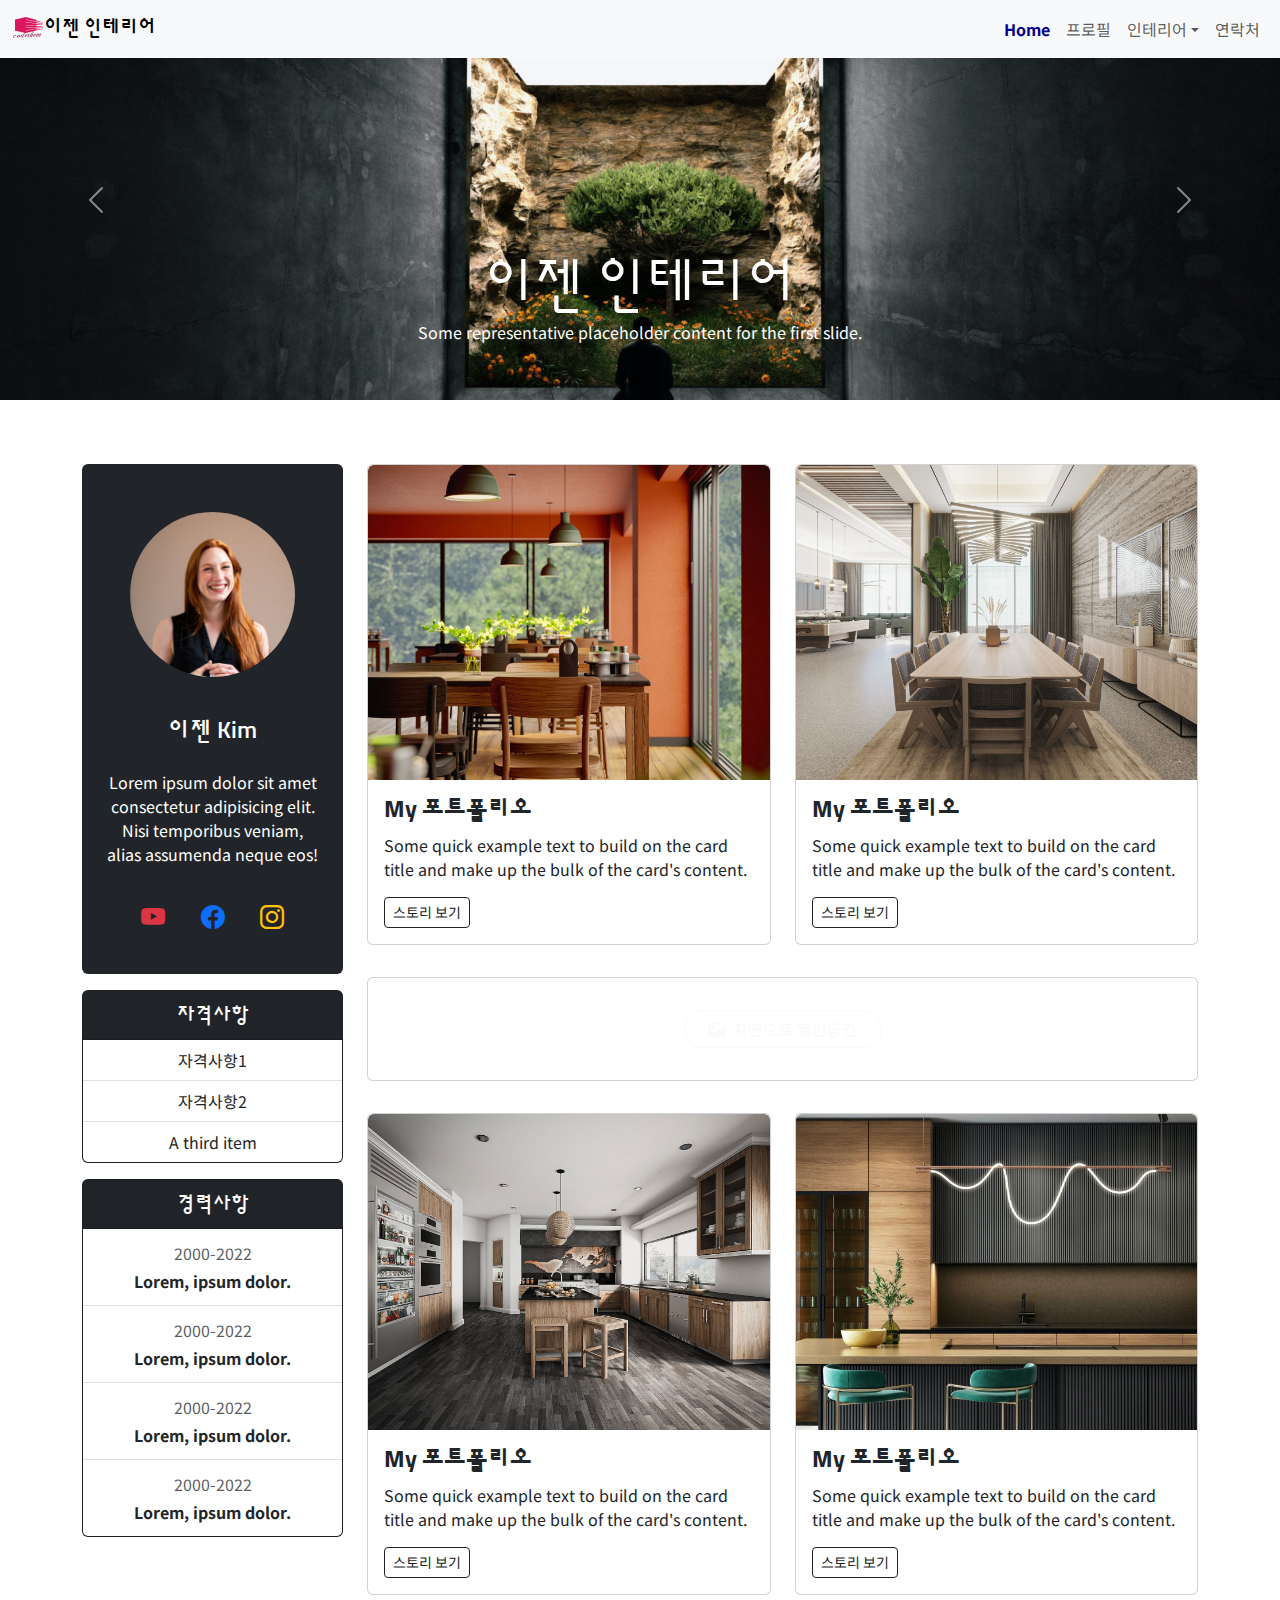
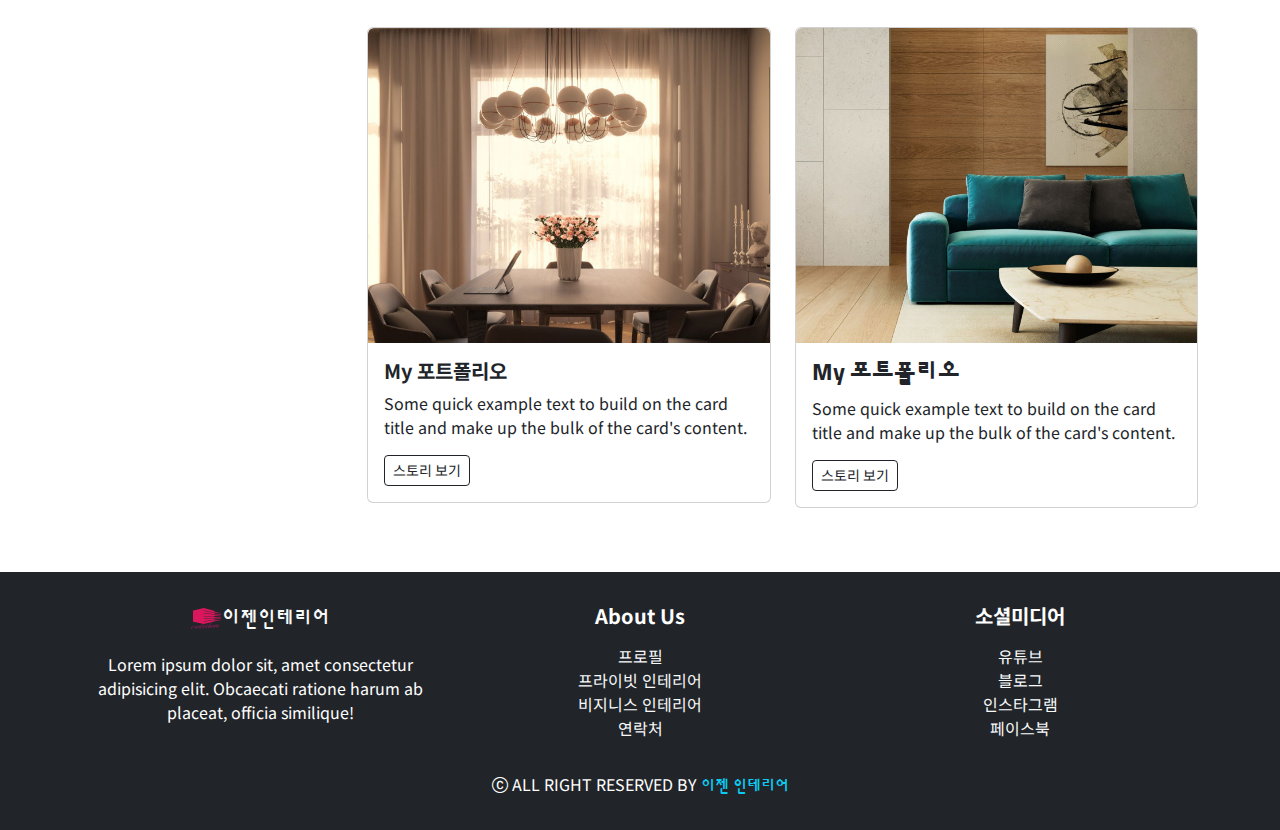
<file: index.html>
<!DOCTYPE html>
<html lang="en">
<head>
    <meta charset="UTF-8">
    <meta name="viewport" content="width=device-width, initial-scale=1.0">
    <title>이젠 인테리어</title>
    <link href="./css/bootstrap.css" rel="stylesheet">
    <link rel="stylesheet" href="https://cdn.jsdelivr.net/npm/bootstrap-icons@1.11.3/font/bootstrap-icons.min.css">
    <link href="./css/style.css" rel="stylesheet">
</head>
<body data-bs-spy="scroll" data-bs-target="#nav-menu">
    <!-- 네비게이션바 시작 -->
    <nav class="navbar navbar-expand-md  fixed-top bg-light ">
        <div class="container-fluid">
          <a class="logo-font navbar-brand" href="index.html"><img src="./img/logo.png" alt="로고">이젠 인테리어</a>
          <button class="navbar-toggler" type="button" data-bs-toggle="collapse" data-bs-target="#menubar" aria-controls="menubar" aria-expanded="false" aria-label="Toggle navigation">
            <span class="navbar-toggler-icon"></span>
          </button>
          <div class="collapse navbar-collapse" id="menubar">
            <ul class="navbar-nav ms-auto mb-2 mb-md-0">
                <li class="nav-item">
                    <a class="nav-link active" aria-current="page"  href="index.html">Home</a>
                </li>
                <li class="nav-item">
                    <a class="nav-link" href="profile.html">프로필</a>
                </li>
                <li class="nav-item dropdown">
                    <a class="nav-link dropdown-toggle" href="#" role="button" data-bs-toggle="dropdown" aria-expanded="false"> 인테리어</a>
                    <ul class="dropdown-menu">
                        <li><a class="dropdown-item" href="private-interior.html">개인 공간</a></li>
                        <li><a class="dropdown-item" href="business-interior.html">비지니스 공간</a></li>
                    </ul>
                <li class="nav-item">
                    <a class="nav-link" href="contact.html">연락처</a>
                </li>
            </ul>
          </div>
        </div>
      </nav>
    <!-- 네비게이션바 끝 -->
    <!-- 헤더영역 시작 -->
    <header>
        <div id="headerCarousel" class="carousel slide carousel-fade">
            <div class="carousel-inner">
                <div class="carousel-item active">
                    <img src="./img/header1.jpg" class="d-block w-100" alt="...">
                    <div class="carousel-caption">
                        <h1 class="display-4 d-block mb-0">이젠 인테리어</h1>
                        <p class="d-none d-md-block">Some representative placeholder content for the first slide.</p>
                    </div>
                </div>
                <div class="carousel-item">
                    <img src="./img/header2.jpg" class="d-block w-100" alt="...">
                    <div class="carousel-caption">
                        <h1 class="display-4 d-block mb-0">이젠 인테리어</h1>
                        <p class="d-none d-md-block">Some representative placeholder content for the first slide.</p>
                    </div>
                </div>
                <div class="carousel-item">
                    <img src="./img/header3.jpg" class="d-block w-100" alt="...">
                    <div class="carousel-caption">
                        <h1 class="display-4 d-block mb-0">이젠 인테리어</h1>
                        <p class="d-none d-md-block">Some representative placeholder content for the first slide.</p>
                    </div>
                </div>
                <div class="carousel-item">
                    <img src="./img/header4.jpg" class="d-block w-100" alt="...">
                    <div class="carousel-caption">
                        <h1 class="display-4 d-block mb-0">이젠 인테리어</h1>
                        <p class="d-none d-md-block">Some representative placeholder content for the first slide.</p>
                    </div>
                </div>
                <div class="carousel-item">
                    <img src="./img/header5.jpg" class="d-block w-100" alt="...">
                    <div class="carousel-caption">
                        <h1 class="display-4 d-block mb-0">이젠 인테리어</h1>
                        <p class="d-none d-md-block">Some representative placeholder content for the first slide.</p>
                    </div>
                </div>
                
            <button class="carousel-control-prev" type="button" data-bs-target="#headerCarousel" data-bs-slide="prev">
              <span class="carousel-control-prev-icon" aria-hidden="true"></span>
              <span class="visually-hidden">Previous</span>
            </button>
            <button class="carousel-control-next" type="button" data-bs-target="#headerCarousel" data-bs-slide="next">
              <span class="carousel-control-next-icon" aria-hidden="true"></span>
              <span class="visually-hidden">Next</span>
            </button>
        </div>
    </header>

    <!-- 헤더영역 끝 -->


    <!-- 메인섹션 시작 -->
    <div class="container my-5">
        <div class="row ">
            <!-- 프로필 바 섹션  -->
            <section class="col-md-5 col-lg-3 ">
                <div class="bg-dark text-white text-center my-3 p-4 rounded">
                    <img src="./img/main-profile.jpg" alt="프로필 사진" class="rounded-circle img-fluid p-4">
                    <H2 class="fs-4 py-3 ">이젠 Kim</H2>
                    <p>Lorem ipsum dolor sit amet consectetur adipisicing elit. Nisi temporibus veniam, alias assumenda neque eos!</p>
                    <div class="d-flex m-auto justify-content-evenly fs-4 py-3">
                        <a href="#" class="link-danger"><i class="bi bi-youtube"></i></a>
                        <a href="#"><i class="bi bi-facebook"></i></a>
                        <a href="#" class="link-warning"><i class="bi bi-instagram"></i></a>
                        
                    </div>
            </div>
            <!-- 자격사항 리스트 시작 -->
            <div class="card bg-dark text-white text-center">
                <div class="card-header">
                    <h3 class="fs-5 m-1">자격사항</h3>
                </div>
                <ul class="list-group list-group-flush">
                    <li class="list-group-item">자격사항1</li>
                    <li class="list-group-item">자격사항2</li>
                    <li class="list-group-item">A third item</li>
                </ul>
            </div>
            <!-- 자격사항 리스트 끝 -->
            
            <!-- 경력사항 리스트 시작 -->
            
            <div class="card bg-dark text-white text-center mt-3">
                <div class="card-header">
                  <h3 class="fs-5 m-1"> 경력사항</h3>
                </div>
                <ul class="list-group list-group-flush">
                    <li class="list-group-item">
                        <p class="text-muted m-1">2000-2022</p>
                        <p class="fw-bold m-1">Lorem, ipsum dolor.</p>
                    </li>
                    <li class="list-group-item">
                        <p class="text-muted m-1">2000-2022</p>
                        <p class="fw-bold m-1">Lorem, ipsum dolor.</p></li>
                    </li>
                    <li class="list-group-item">
                        <p class="text-muted m-1">2000-2022</p>
                        <p class="fw-bold m-1">Lorem, ipsum dolor.</p>
                    </li>
                    <li class="list-group-item">
                        <p class="text-muted m-1">2000-2022</p>
                        <p class="fw-bold m-1">Lorem, ipsum dolor.</p>
                    </li>
                </ul>
            </div>

            <!-- 경력사항 리스트 끝 -->
            </section>

            <!-- 포트폴리오 섹션 -->
            <section class="col-md-7 col-lg-9">
                <div class="row">
                    <div class="col-lg-6 py-3">
                        <div class="card">
                            <div class="overflow-hidden rounded-top">
                                <img src="./img/gallery1.jpg" class="card-img-top" alt="갤러리1">
                            </div>
                            <div class="card-body">
                              <h4 class="card-title fw-bold">My 포트폴리오</h4>
                              <p class="card-text">Some quick example text to build on the card title and make up the bulk of the card's content.</p>
                              <a href="#" class="btn btn-outline-dark btn-sm">스토리 보기</a>
                            </div>
                        </div>
                    </div>

                    <div class="col-lg-6 py-3">
                        <div class="card">
                            <div class="overflow-hidden rounded-top">
                                <img src="./img/gallery2.jpg" class="card-img-top" alt="갤러리2">
                            </div>
                            <div class="card-body">
                              <h4 class="card-title fw-bold">My 포트폴리오</h4>
                              <p class="card-text">Some quick example text to build on the card title and make up the bulk of the card's content.</p>
                              <a href="#" class="btn btn-outline-dark btn-sm">스토리 보기</a>
                            </div>
                        </div>
                    </div>
                    <!-- Modal -->
                     <div class="col-12 py-3">
                        <div class="card banner text-center p-3 px-4">
                            <div class="card-body">
                                <button class="btn btn-outline-light px-4 rounded-pill" data-bs-toggle="modal" data-bs-target="#popupModal">
                                    <i class="bi bi-image me-1"></i> 자연으로 열린공간
                                </button>
                                <!-- Modal -->
                                <div class="modal fade" id="popupModal" tabindex="-1" aria-labelledby="popupModalLabel" aria-hidden="true">
                                    <div class="modal-dialog">
                                    <div class="modal-content">
                                        <div class="modal-header">
                                            <h1 class="modal-title fs-5" id="popupModalLabel">자연으로 열린 공간</h1>
                                            <button type="button" class="btn-close" data-bs-dismiss="modal" aria-label="Close"></button>
                                        </div>
                                        <div class="modal-body">
                                            <h2>
                                                Lorem ipsum dolor sit amet.
                                            </h2>
                                                <p>Lorem ipsum, dolor sit amet consectetur adipisicing elit. Totam, quia?</p>
                                                <img src="./img/modal-img.jpg" alt="열린공간" class="img-fluid">
                                                <p>Lorem ipsum dolor sit, amet consectetur adipisicing elit. Maxime, cumque provident dolore eius asperiores vitae earum beatae quas? Provident, nihil?
                                                </p>
                                        </div>
                                        <div class="modal-footer">
                                        <button type="button" class="btn btn-outline-dark btn-sm" data-bs-dismiss="modal">닫기</button>
                                        <a href="#" class="btn btn-outline-danger btn-sm">뉴스 기사 보기</a>
                                        </div>
                                    </div>
                                    </div>
                                </div>
                           
                              
                            </div>
                        </div>
                    </div>
                        <!-- <button class="btn btn-outline-light rounded-pill" type="button" data-bs-toggle="modal" data-bs-target="#bestmenu">자연으로 열린 공간</button> -->
                        
                        
                        <!-- <div class="modal" tabindex="-1">
                            <div class="modal-dialog">
                              <div class="modal-content">
                                <div class="modal-header">
                                  <h1 class="modal-title fs-5 text-dark">자연으로 열린 공간</h1>
                                  <button type="button" class="btn-close" data-bs-dismiss="modal" aria-label="Close"></button>
                                </div>
                                <div class="modal-body">
                                    <img src="./img/modal-img.jpg" alt="모달" class="img-fluid">
                                  <p>Lorem ipsum dolor sit amet consectetur adipisicing elit. Ex at tempore exercitationem aliquam quibusdam quam.</p>
                                </div>
                                <div class="modal-footer">
                                  <button type="button" class="btn btn-outline-dark" data-bs-dismiss="modal">닫기</button>
                                  <button type="button" class="btn btn-outline-danger">뉴스 기사 보기</button>
                                </div>
                              </div>
                            </div>
                        </div> -->

                    <div class="col-lg-6 py-3">
                        <div class="card">
                            <div class="overflow-hidden rounded-top">
                                <img src="./img/gallery3.jpg" class="card-img-top" alt="갤러리3">
                            </div>
                            <div class="card-body">
                              <h4 class="card-title fw-bold">My 포트폴리오</h4>
                              <p class="card-text">Some quick example text to build on the card title and make up the bulk of the card's content.</p>
                              <a href="#" class="btn btn-outline-dark btn-sm">스토리 보기</a>
                            </div>
                        </div>
                    </div>

                    <div class="col-lg-6 py-3">
                        <div class="card">
                            <div class="overflow-hidden rounded-top">
                                <img src="./img/gallery4.jpg" class="card-img-top" alt="갤러리4">
                            </div>
                            <div class="card-body">
                              <h4 class="card-title fw-bold">My 포트폴리오</h4>
                              <p class="card-text">Some quick example text to build on the card title and make up the bulk of the card's content.</p>
                              <a href="#" class="btn btn-outline-dark btn-sm">스토리 보기</a>
                            </div>
                        </div>
                    </div>

                    <div class="col-lg-6 py-3">
                        <div class="card">
                            <div class="overflow-hidden rounded-top">
                                <img src="./img/gallery5.jpg" class="card-img-top" alt="갤러리5">
                            </div>
                            <div class="card-body">
                              <h5 class="card-title fw-bold">My 포트폴리오</h5>
                              <p class="card-text">Some quick example text to build on the card title and make up the bulk of the card's content.</p>
                              <a href="#" class="btn btn-outline-dark btn-sm">스토리 보기</a>
                            </div>
                        </div>
                    </div>

                    <div class="col-lg-6 py-3">
                        <div class="card">
                            <div class="overflow-hidden rounded-top">
                                <img src="./img/gallery6.jpg" class="card-img-top" alt="갤러리6">
                            </div>
                            <div class="card-body">
                              <h4 class="card-title fw-bold">My 포트폴리오</h4>
                              <p class="card-text">Some quick example text to build on the card title and make up the bulk of the card's content.</p>
                              <a href="#" class="btn btn-outline-dark btn-sm">스토리 보기</a>
                            </div>
                        </div>
                    </div>
                   
                </div>
            </section>
        </div>
    </div>
    <!-- 메인섹션 끝 -->
    <!-- 풋터 영역 시작 -->
    <footer class="bg-dark text-white text-center py-3">
        <div class="container">
            <div class="row">
                <div class="col-md-4">
                    <a href="index.html" class="logo-font link-light text-decoration-none fs-5"><img src="img/logo.png" alt="로고" class="my-3">이젠인테리어</a>
                    <p>Lorem ipsum dolor sit, amet consectetur adipisicing elit. Obcaecati ratione harum ab placeat, officia similique!</p>
                </div>
                <div class="col-md-4">
                    <h5 class="fw-bold my-3">About Us</h5>
                    <ul class="list-unstyled">
                        <li><a href="profile.html" class="link-light text-decoration-none">프로필</a></li>
                        <li><a href="private-interior.html" class="link-light text-decoration-none">프라이빗 인테리어</a></li>
                        <li><a href="business-interior.html" class="link-light text-decoration-none">비지니스 인테리어</a></li>
                        <li><a href="contact.html" class="link-light text-decoration-none">연락처</a></li>
                    </ul>
                </div>
                <div class="col-md-4">
                    <h5 class="fw-bold my-3">소셜미디어</h5>
                    <ul class="list-unstyled">
                        <li><a href="#" class="link-light text-decoration-none">유튜브</a></li>
                        <li><a href="#" class="link-light text-decoration-none">블로그</a></li>
                        <li><a href="#" class="link-light text-decoration-none">인스타그램</a></li>
                        <li><a href="#" class="link-light text-decoration-none">페이스북</a></li>
                    </ul>
                </div>
            </div>
            <p class="my-3"><i class="bi bi-c-circle"></i> ALL RIGHT RESERVED BY <span class="logo-font text-info">이젠 인테리어</span></p>
        </div>
    </footer>
    






    <!-- <footer class="bg-dark text-white text-center py-4">
        <div class="container">
            <div class="row">
                <div class="col-lg-4 col-md-12">
                    <ul class="list-unstyled"><img src="img/logo.png"><a href="#" class="fs-5 text-white link-underline-light"> 이젠 인테리어</a>
                        <li>
                            <p>Lorem ipsum dolor sit amet consectetur adipisicing elit. Laboriosam obcaecati autem nulla! Enim animi earum temporibus, neque reiciendis placeat quisquam.</p>
                        </li>
                    </ul>
                </div>
                <div class="col-lg-4 col-md-12">
                    <ul class="list-unstyled text-white"><h5>About Us</h5>
                        <li><a href="#" class="text-white link-underline-light">프로필</a></li>
                        <li><a href="#" class="text-white link-underline-light">프라이빗 인테리어</a></li>
                        <li><a href="#" class="text-white link-underline-light">비지니스 인테이어</a></li>
                        <li><a href="#" class="text-white link-underline-light">연락처</a></li>
                    </ul>
                </div>
                <div class="col-lg-4 col-md-12">
                    <ul class="list-unstyled text-white"><h5>소셜 미디어</h5>
                        <li><a href="#" class="text-white link-underline-light">유튜브</a></li>
                        <li><a href="#" class="text-white link-underline-light">블로그</a></li>
                        <li><a href="#" class="text-white link-underline-light">인스타그램</a></li>
                        <li><a href="#" class="text-white link-underline-light">페이스북</a></li>
                    </ul>

                </div>
            </div>
                
            <div>
                <p>ALL RIGHT RESERVED BY <a href="#">이젠 인테리어</a></p>
            </div>

        </div>
    </footer> -->
    <!-- 풋터 영역 끝 -->

    <script src="./js/bootstrap.bundle.js"></script>
</body>
</html>
</file>
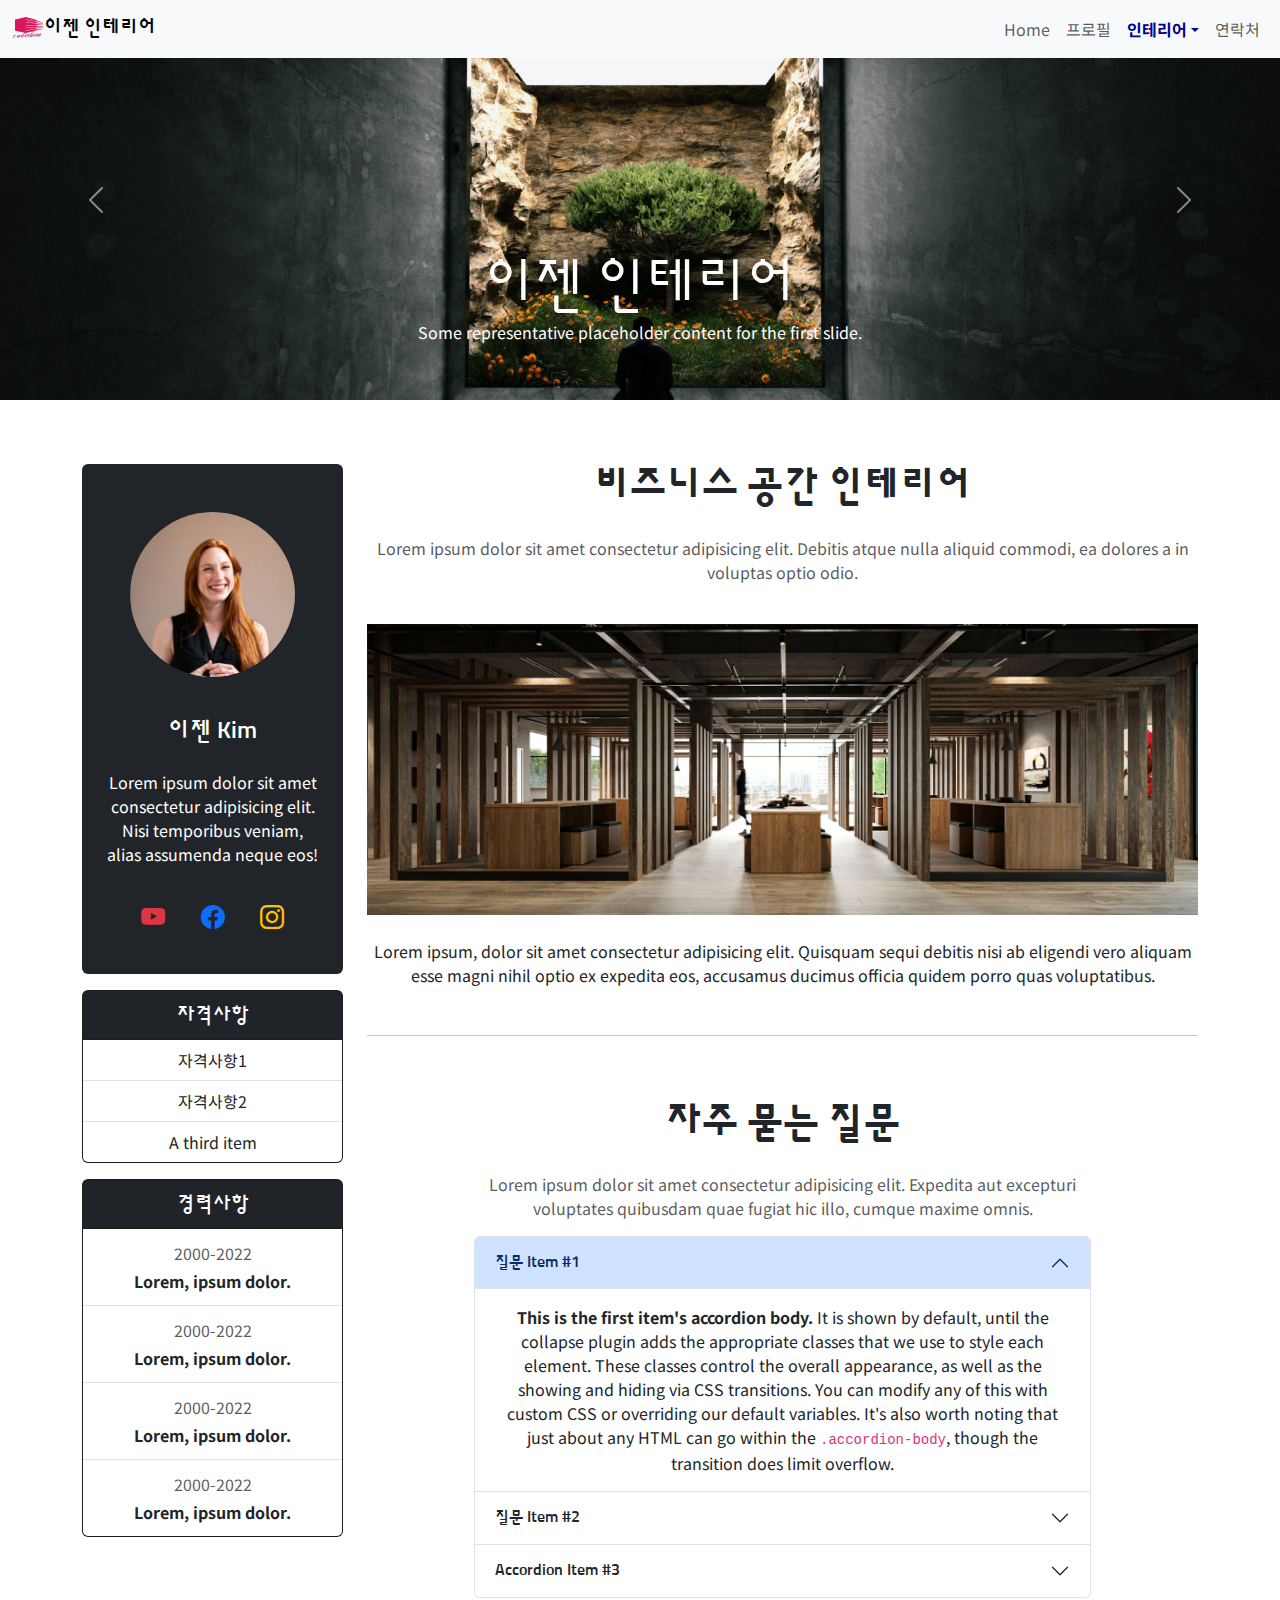
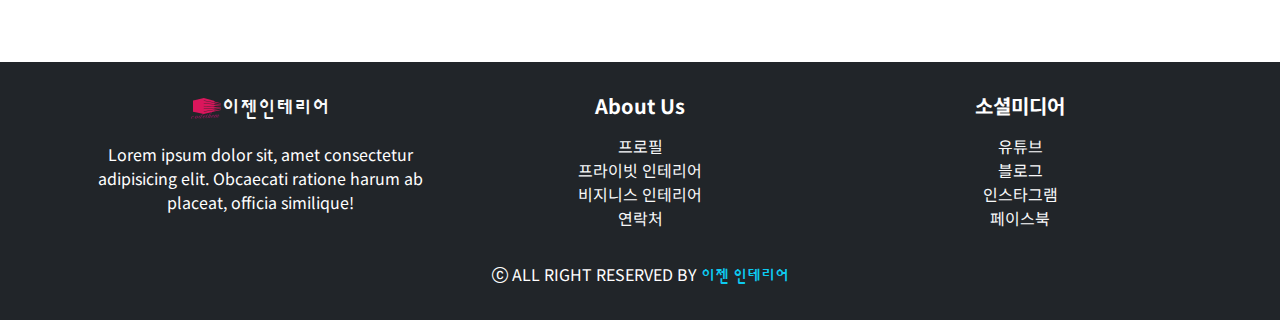
<file: business-interior.html>
<!DOCTYPE html>
<html lang="en">
<head>
    <meta charset="UTF-8">
    <meta name="viewport" content="width=device-width, initial-scale=1.0">
    <title>이젠 인테리어</title>
    <link href="./css/bootstrap.css" rel="stylesheet">
    <link rel="stylesheet" href="https://cdn.jsdelivr.net/npm/bootstrap-icons@1.11.3/font/bootstrap-icons.min.css">
    <link href="./css/style.css" rel="stylesheet">
</head>
<body data-bs-spy="scroll" data-bs-target="#nav-menu">
    <!-- 네비게이션바 시작 -->
    <nav class="navbar navbar-expand-md  fixed-top bg-light ">
        <div class="container-fluid">
          <a class="logo-font navbar-brand" href="index.html"><img src="./img/logo.png" alt="로고">이젠 인테리어</a>
          <button class="navbar-toggler" type="button" data-bs-toggle="collapse" data-bs-target="#menubar" aria-controls="menubar" aria-expanded="false" aria-label="Toggle navigation">
            <span class="navbar-toggler-icon"></span>
          </button>
          <div class="collapse navbar-collapse" id="menubar">
            <ul class="navbar-nav ms-auto mb-2 mb-md-0">
                <li class="nav-item">
                    <a class="nav-link " aria-current="page"  href="index.html">Home</a>
                </li>
                <li class="nav-item">
                    <a class="nav-link" href="profile.html">프로필</a>
                </li>
                <li class="nav-item dropdown">
                    <a class="nav-link dropdown-toggle active" href="#" role="button" data-bs-toggle="dropdown" aria-expanded="false"> 인테리어</a>
                    <ul class="dropdown-menu">
                        <li><a class="dropdown-item" href="private-interior.html">개인 공간</a></li>
                        <li><a class="dropdown-item active" href="business-interior.html">비지니스 공간</a></li>
                    </ul>
                <li class="nav-item">
                    <a class="nav-link" href="contact.html">연락처</a>
                </li>
            </ul>
          </div>
        </div>
      </nav>
    <!-- 네비게이션바 끝 -->
    <!-- 헤더영역 시작 -->
    <header>
        <div id="headerCarousel" class="carousel slide carousel-fade">
            <div class="carousel-inner">
                <div class="carousel-item active">
                    <img src="./img/header1.jpg" class="d-block w-100" alt="...">
                    <div class="carousel-caption">
                        <h1 class="display-4 d-block mb-0">이젠 인테리어</h1>
                        <p class="d-none d-md-block">Some representative placeholder content for the first slide.</p>
                    </div>
                </div>
                <div class="carousel-item">
                    <img src="./img/header2.jpg" class="d-block w-100" alt="...">
                    <div class="carousel-caption">
                        <h1 class="display-4 d-block mb-0">이젠 인테리어</h1>
                        <p class="d-none d-md-block">Some representative placeholder content for the first slide.</p>
                    </div>
                </div>
                <div class="carousel-item">
                    <img src="./img/header3.jpg" class="d-block w-100" alt="...">
                    <div class="carousel-caption">
                        <h1 class="display-4 d-block mb-0">이젠 인테리어</h1>
                        <p class="d-none d-md-block">Some representative placeholder content for the first slide.</p>
                    </div>
                </div>
                <div class="carousel-item">
                    <img src="./img/header4.jpg" class="d-block w-100" alt="...">
                    <div class="carousel-caption">
                        <h1 class="display-4 d-block mb-0">이젠 인테리어</h1>
                        <p class="d-none d-md-block">Some representative placeholder content for the first slide.</p>
                    </div>
                </div>
                <div class="carousel-item">
                    <img src="./img/header5.jpg" class="d-block w-100" alt="...">
                    <div class="carousel-caption">
                        <h1 class="display-4 d-block mb-0">이젠 인테리어</h1>
                        <p class="d-none d-md-block">Some representative placeholder content for the first slide.</p>
                    </div>
                </div>
                
            <button class="carousel-control-prev" type="button" data-bs-target="#headerCarousel" data-bs-slide="prev">
              <span class="carousel-control-prev-icon" aria-hidden="true"></span>
              <span class="visually-hidden">Previous</span>
            </button>
            <button class="carousel-control-next" type="button" data-bs-target="#headerCarousel" data-bs-slide="next">
              <span class="carousel-control-next-icon" aria-hidden="true"></span>
              <span class="visually-hidden">Next</span>
            </button>
        </div>
    </header>

    <!-- 헤더영역 끝 -->


    <!-- 메인섹션 시작 -->
    <div class="container my-5">
        <div class="row ">
            <!-- 프로필 바 섹션  -->
            <section class="col-md-5 col-lg-3 order-2 order-md-1">
                <div class="bg-dark text-white text-center my-3 p-4 rounded">
                    <img src="./img/main-profile.jpg" alt="프로필 사진" class="rounded-circle img-fluid p-4">
                    <H2 class="fs-4 py-3 ">이젠 Kim</H2>
                    <p>Lorem ipsum dolor sit amet consectetur adipisicing elit. Nisi temporibus veniam, alias assumenda neque eos!</p>
                    <div class="d-flex m-auto justify-content-evenly fs-4 py-3">
                        <a href="#" class="link-danger"><i class="bi bi-youtube"></i></a>
                        <a href="#"><i class="bi bi-facebook"></i></a>
                        <a href="#" class="link-warning"><i class="bi bi-instagram"></i></a>
                        
                    </div>
            </div>
            <!-- 자격사항 리스트 시작 -->
            <div class="card bg-dark text-white text-center">
                <div class="card-header">
                    <h3 class="fs-5 m-1">자격사항</h3>
                </div>
                <ul class="list-group list-group-flush">
                    <li class="list-group-item">자격사항1</li>
                    <li class="list-group-item">자격사항2</li>
                    <li class="list-group-item">A third item</li>
                </ul>
            </div>
            <!-- 자격사항 리스트 끝 -->
            
            <!-- 경력사항 리스트 시작 -->
            
            <div class="card bg-dark text-white text-center mt-3">
                <div class="card-header">
                  <h3 class="fs-5 m-1"> 경력사항</h3>
                </div>
                <ul class="list-group list-group-flush">
                    <li class="list-group-item">
                        <p class="text-muted m-1">2000-2022</p>
                        <p class="fw-bold m-1">Lorem, ipsum dolor.</p>
                    </li>
                    <li class="list-group-item">
                        <p class="text-muted m-1">2000-2022</p>
                        <p class="fw-bold m-1">Lorem, ipsum dolor.</p></li>
                    </li>
                    <li class="list-group-item">
                        <p class="text-muted m-1">2000-2022</p>
                        <p class="fw-bold m-1">Lorem, ipsum dolor.</p>
                    </li>
                    <li class="list-group-item">
                        <p class="text-muted m-1">2000-2022</p>
                        <p class="fw-bold m-1">Lorem, ipsum dolor.</p>
                    </li>
                </ul>
            </div>

            <!-- 경력사항 리스트 끝 -->
            </section>
                
            <!-- business 시작 -->
            <section class="col-md-7 col-lg-9 order-1 order-md-2">
                <section class="py-3 text-center">
                    <h2 class="fs-1 fw-bold pb-3">비즈니스 공간 인테리어</h2>
                    <p class="text-muted">Lorem ipsum dolor sit amet consectetur adipisicing elit. Debitis atque nulla aliquid commodi, ea dolores a in voluptas optio odio.</p>
                    <img src="./img/business.jpg" class="img-fluid my-4" alt="비즈니스 ">
                    <p>Lorem ipsum, dolor sit amet consectetur adipisicing elit. Quisquam sequi debitis nisi ab eligendi vero aliquam esse magni nihil optio ex expedita eos, accusamus ducimus officia quidem porro quas voluptatibus.</p>
                </section>
                <!-- 자주묻는 질문 -->
                <hr>
                <section class="row">
                    <div class="col-lg-9 mx-auto">
                        <div class="text-center pt-5 pb-3">
                            <h2 class=" fs-1 fw-bold pb-3"> 자주 묻는 질문</h2>
                            <p class="text-muted">Lorem ipsum dolor sit amet consectetur adipisicing elit. Expedita aut excepturi voluptates quibusdam quae fugiat hic illo, cumque maxime omnis.</p>
                            <!-- 아코디언 -->
                            <div class="accordion" id="accordionExample">
                                <div class="accordion-item">
                                  <h2 class="accordion-header">
                                    <button class="accordion-button" type="button" data-bs-toggle="collapse" data-bs-target="#collapseOne" aria-expanded="true" aria-controls="collapseOne">
                                    질문 Item #1
                                    </button>
                                  </h2>
                                  <div id="collapseOne" class="accordion-collapse collapse show" data-bs-parent="#accordionExample">
                                    <div class="accordion-body">
                                      <strong>This is the first item's accordion body.</strong> It is shown by default, until the collapse plugin adds the appropriate classes that we use to style each element. These classes control the overall appearance, as well as the showing and hiding via CSS transitions. You can modify any of this with custom CSS or overriding our default variables. It's also worth noting that just about any HTML can go within the <code>.accordion-body</code>, though the transition does limit overflow.
                                    </div>
                                  </div>
                                </div>
                                <div class="accordion-item">
                                  <h2 class="accordion-header">
                                    <button class="accordion-button collapsed" type="button" data-bs-toggle="collapse" data-bs-target="#collapseTwo" aria-expanded="false" aria-controls="collapseTwo">
                                    질문 Item #2
                                    </button>
                                  </h2>
                                  <div id="collapseTwo" class="accordion-collapse collapse" data-bs-parent="#accordionExample">
                                    <div class="accordion-body">
                                      <strong>This is the second item's accordion body.</strong> It is hidden by default, until the collapse plugin adds the appropriate classes that we use to style each element. These classes control the overall appearance, as well as the showing and hiding via CSS transitions. You can modify any of this with custom CSS or overriding our default variables. It's also worth noting that just about any HTML can go within the <code>.accordion-body</code>, though the transition does limit overflow.
                                    </div>
                                  </div>
                                </div>
                                <div class="accordion-item">
                                  <h2 class="accordion-header">
                                    <button class="accordion-button collapsed" type="button" data-bs-toggle="collapse" data-bs-target="#collapseThree" aria-expanded="false" aria-controls="collapseThree">
                                      Accordion Item #3
                                    </button>
                                  </h2>
                                  <div id="collapseThree" class="accordion-collapse collapse" data-bs-parent="#accordionExample">
                                    <div class="accordion-body">
                                      <strong>This is the third item's accordion body.</strong> It is hidden by default, until the collapse plugin adds the appropriate classes that we use to style each element. These classes control the overall appearance, as well as the showing and hiding via CSS transitions. You can modify any of this with custom CSS or overriding our default variables. It's also worth noting that just about any HTML can go within the <code>.accordion-body</code>, though the transition does limit overflow.
                                    </div>
                                  </div>
                                </div>
                            </div>

                        </div>
                    </div>
                </section>
            </section>
            <!-- business 끝 -->
        </div>
    </div>
    <!-- 메인섹션 끝 -->
    <!-- 풋터 영역 시작 -->
    <footer class="bg-dark text-white text-center py-3">
        <div class="container">
            <div class="row">
                <div class="col-md-4">
                    <a href="index.html" class="logo-font link-light text-decoration-none fs-5"><img src="img/logo.png" alt="로고" class="my-3">이젠인테리어</a>
                    <p>Lorem ipsum dolor sit, amet consectetur adipisicing elit. Obcaecati ratione harum ab placeat, officia similique!</p>
                </div>
                <div class="col-md-4">
                    <h5 class="fw-bold my-3">About Us</h5>
                    <ul class="list-unstyled">
                        <li><a href="profile.html" class="link-light text-decoration-none">프로필</a></li>
                        <li><a href="private-interior.heml" class="link-light text-decoration-none">프라이빗 인테리어</a></li>
                        <li><a href="business-interior.html" class="link-light text-decoration-none">비지니스 인테리어</a></li>
                        <li><a href="contact.html" class="link-light text-decoration-none">연락처</a></li>
                    </ul>
                </div>
                <div class="col-md-4">
                    <h5 class="fw-bold my-3">소셜미디어</h5>
                    <ul class="list-unstyled">
                        <li><a href="#" class="link-light text-decoration-none">유튜브</a></li>
                        <li><a href="#" class="link-light text-decoration-none">블로그</a></li>
                        <li><a href="#" class="link-light text-decoration-none">인스타그램</a></li>
                        <li><a href="#" class="link-light text-decoration-none">페이스북</a></li>
                    </ul>
                </div>
            </div>
            <p class="my-3"><i class="bi bi-c-circle"></i> ALL RIGHT RESERVED BY <span class="logo-font text-info">이젠 인테리어</span></p>
        </div>
    </footer>
    






    <!-- <footer class="bg-dark text-white text-center py-4">
        <div class="container">
            <div class="row">
                <div class="col-lg-4 col-md-12">
                    <ul class="list-unstyled"><img src="img/logo.png"><a href="#" class="fs-5 text-white link-underline-light"> 이젠 인테리어</a>
                        <li>
                            <p>Lorem ipsum dolor sit amet consectetur adipisicing elit. Laboriosam obcaecati autem nulla! Enim animi earum temporibus, neque reiciendis placeat quisquam.</p>
                        </li>
                    </ul>
                </div>
                <div class="col-lg-4 col-md-12">
                    <ul class="list-unstyled text-white"><h5>About Us</h5>
                        <li><a href="#" class="text-white link-underline-light">프로필</a></li>
                        <li><a href="#" class="text-white link-underline-light">프라이빗 인테리어</a></li>
                        <li><a href="#" class="text-white link-underline-light">비지니스 인테이어</a></li>
                        <li><a href="#" class="text-white link-underline-light">연락처</a></li>
                    </ul>
                </div>
                <div class="col-lg-4 col-md-12">
                    <ul class="list-unstyled text-white"><h5>소셜 미디어</h5>
                        <li><a href="#" class="text-white link-underline-light">유튜브</a></li>
                        <li><a href="#" class="text-white link-underline-light">블로그</a></li>
                        <li><a href="#" class="text-white link-underline-light">인스타그램</a></li>
                        <li><a href="#" class="text-white link-underline-light">페이스북</a></li>
                    </ul>

                </div>
            </div>
                
            <div>
                <p>ALL RIGHT RESERVED BY <a href="#">이젠 인테리어</a></p>
            </div>

        </div>
    </footer> -->
    <!-- 풋터 영역 끝 -->

    <script src="./js/bootstrap.bundle.js"></script>
</body>
</html>
</file>
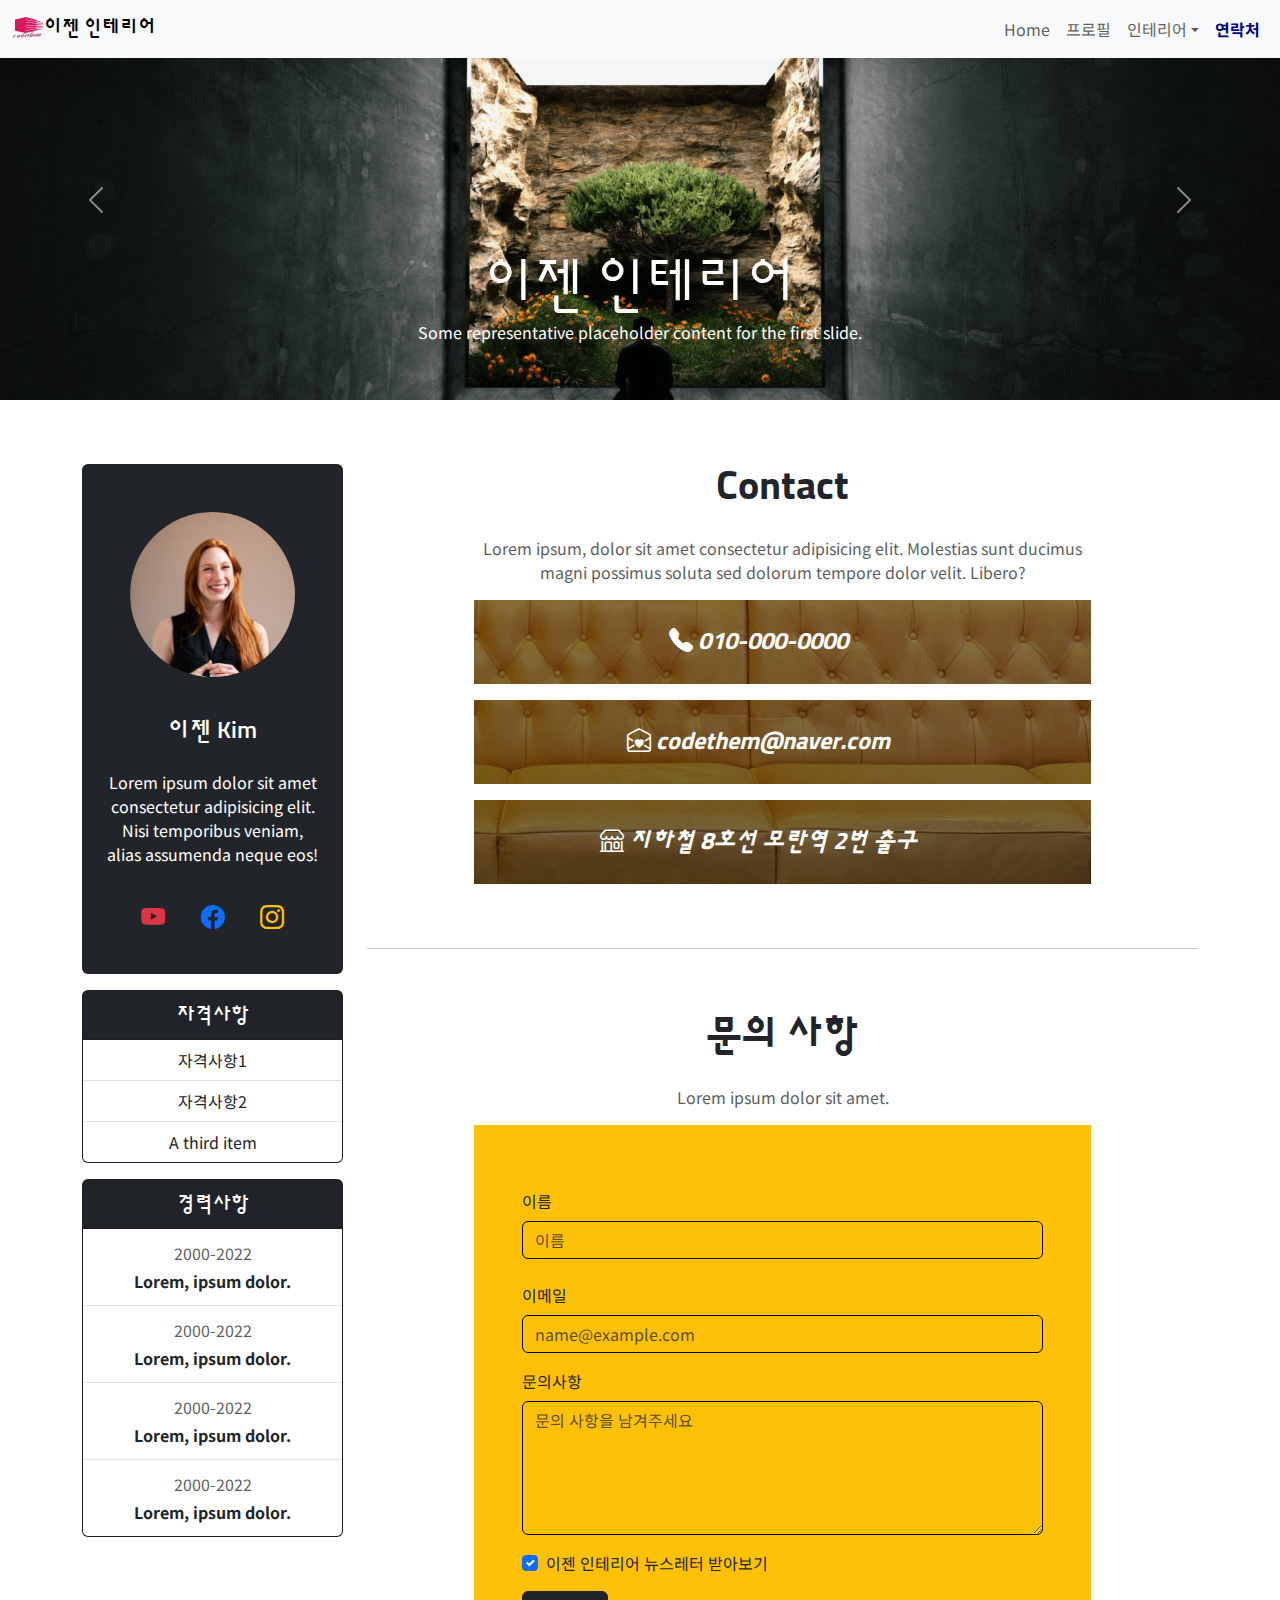
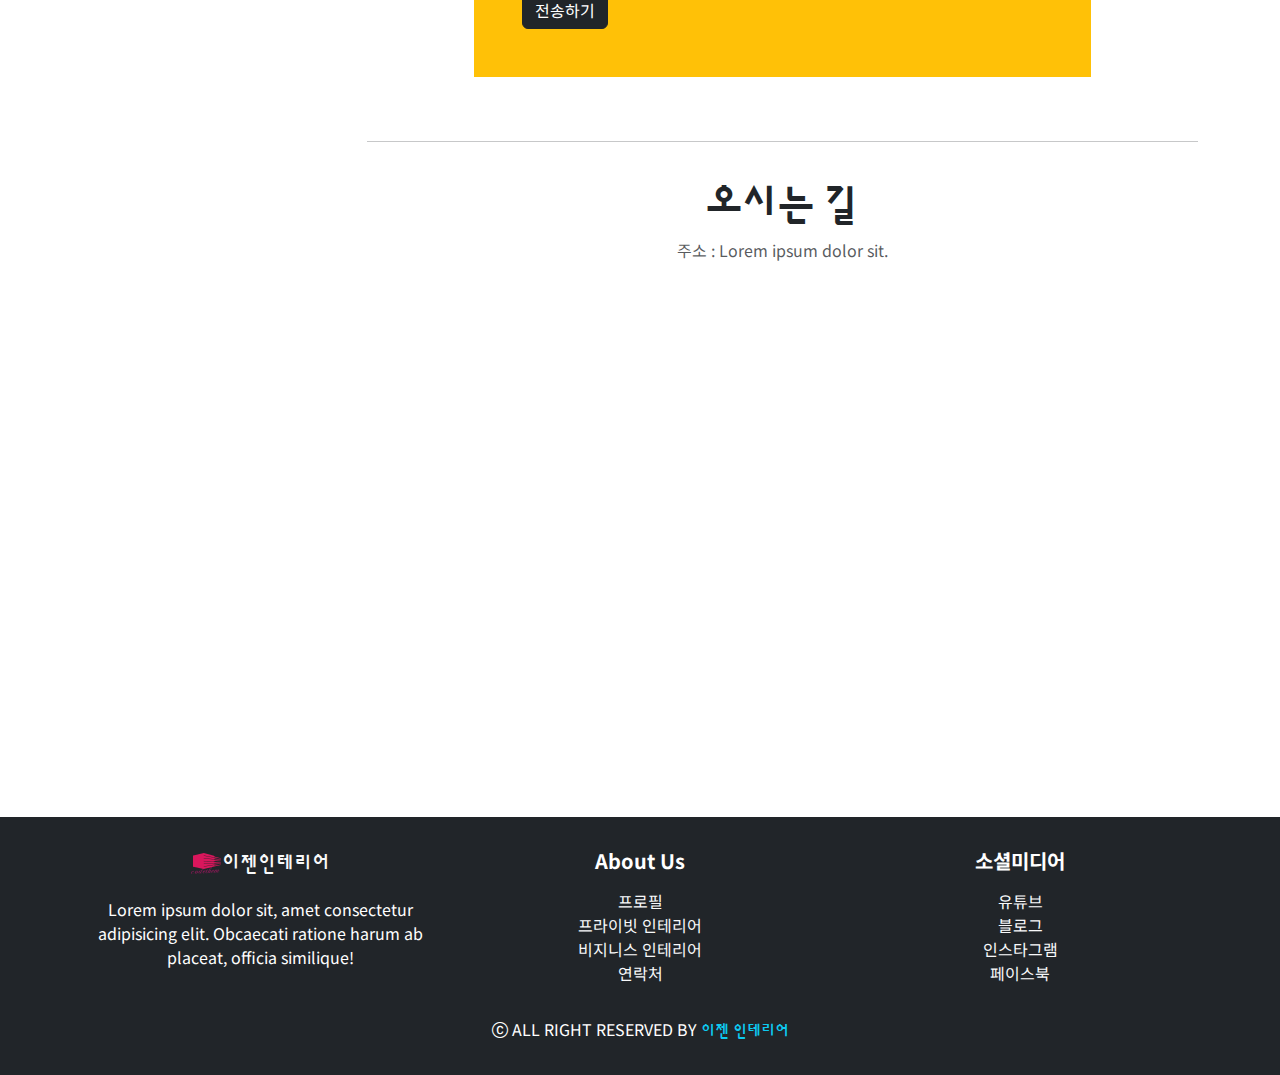
<file: contact.html>
<!DOCTYPE html>
<html lang="en">
<head>
    <meta charset="UTF-8">
    <meta name="viewport" content="width=device-width, initial-scale=1.0">
    <title>이젠 인테리어</title>
    <link href="./css/bootstrap.css" rel="stylesheet">
    <link rel="stylesheet" href="https://cdn.jsdelivr.net/npm/bootstrap-icons@1.11.3/font/bootstrap-icons.min.css">
    <link href="./css/style.css" rel="stylesheet">
</head>
<body data-bs-spy="scroll" data-bs-target="#nav-menu">
    <!-- 네비게이션바 시작 -->
    <nav class="navbar navbar-expand-md  fixed-top bg-light ">
        <div class="container-fluid">
          <a class="logo-font navbar-brand" href="index.html"><img src="./img/logo.png" alt="로고">이젠 인테리어</a>
          <button class="navbar-toggler" type="button" data-bs-toggle="collapse" data-bs-target="#menubar" aria-controls="menubar" aria-expanded="false" aria-label="Toggle navigation">
            <span class="navbar-toggler-icon"></span>
          </button>
          <div class="collapse navbar-collapse" id="menubar">
            <ul class="navbar-nav ms-auto mb-2 mb-md-0">
                <li class="nav-item">
                    <a class="nav-link " aria-current="page"  href="index.html">Home</a>
                </li>
                <li class="nav-item">
                    <a class="nav-link" href="profile.html">프로필</a>
                </li>
                <li class="nav-item dropdown">
                    <a class="nav-link dropdown-toggle" href="#" role="button" data-bs-toggle="dropdown" aria-expanded="false"> 인테리어</a>
                    <ul class="dropdown-menu">
                        <li><a class="dropdown-item" href="private-interior.html">개인 공간</a></li>
                        <li><a class="dropdown-item" href="business-interior.html">비지니스 공간</a></li>
                    </ul>
                <li class="nav-item">
                    <a class="nav-link active" href="contact.html">연락처</a>
                </li>
            </ul>
          </div>
        </div>
      </nav>
    <!-- 네비게이션바 끝 -->
    <!-- 헤더영역 시작 -->
    <header>
        <div id="headerCarousel" class="carousel slide carousel-fade">
            <div class="carousel-inner">
                <div class="carousel-item active">
                    <img src="./img/header1.jpg" class="d-block w-100" alt="...">
                    <div class="carousel-caption">
                        <h1 class="display-4 d-block mb-0">이젠 인테리어</h1>
                        <p class="d-none d-md-block">Some representative placeholder content for the first slide.</p>
                    </div>
                </div>
                <div class="carousel-item">
                    <img src="./img/header2.jpg" class="d-block w-100" alt="...">
                    <div class="carousel-caption">
                        <h1 class="display-4 d-block mb-0">이젠 인테리어</h1>
                        <p class="d-none d-md-block">Some representative placeholder content for the first slide.</p>
                    </div>
                </div>
                <div class="carousel-item">
                    <img src="./img/header3.jpg" class="d-block w-100" alt="...">
                    <div class="carousel-caption">
                        <h1 class="display-4 d-block mb-0">이젠 인테리어</h1>
                        <p class="d-none d-md-block">Some representative placeholder content for the first slide.</p>
                    </div>
                </div>
                <div class="carousel-item">
                    <img src="./img/header4.jpg" class="d-block w-100" alt="...">
                    <div class="carousel-caption">
                        <h1 class="display-4 d-block mb-0">이젠 인테리어</h1>
                        <p class="d-none d-md-block">Some representative placeholder content for the first slide.</p>
                    </div>
                </div>
                <div class="carousel-item">
                    <img src="./img/header5.jpg" class="d-block w-100" alt="...">
                    <div class="carousel-caption">
                        <h1 class="display-4 d-block mb-0">이젠 인테리어</h1>
                        <p class="d-none d-md-block">Some representative placeholder content for the first slide.</p>
                    </div>
                </div>
                
            <button class="carousel-control-prev" type="button" data-bs-target="#headerCarousel" data-bs-slide="prev">
              <span class="carousel-control-prev-icon" aria-hidden="true"></span>
              <span class="visually-hidden">Previous</span>
            </button>
            <button class="carousel-control-next" type="button" data-bs-target="#headerCarousel" data-bs-slide="next">
              <span class="carousel-control-next-icon" aria-hidden="true"></span>
              <span class="visually-hidden">Next</span>
            </button>
        </div>
    </header>

    <!-- 헤더영역 끝 -->


    <!-- 메인섹션 시작 -->
    <div class="container my-5">
        <div class="row ">
            <!-- 프로필 바 섹션  -->
            <section class="col-md-5 col-lg-3 ">
                <div class="bg-dark text-white text-center my-3 p-4 rounded">
                    <img src="./img/main-profile.jpg" alt="프로필 사진" class="rounded-circle img-fluid p-4">
                    <H2 class="fs-4 py-3 ">이젠 Kim</H2>
                    <p>Lorem ipsum dolor sit amet consectetur adipisicing elit. Nisi temporibus veniam, alias assumenda neque eos!</p>
                    <div class="d-flex m-auto justify-content-evenly fs-4 py-3">
                        <a href="#" class="link-danger"><i class="bi bi-youtube"></i></a>
                        <a href="#"><i class="bi bi-facebook"></i></a>
                        <a href="#" class="link-warning"><i class="bi bi-instagram"></i></a>
                        
                    </div>
            </div>
            <!-- 자격사항 리스트 시작 -->
            <div class="card bg-dark text-white text-center">
                <div class="card-header">
                    <h3 class="fs-5 m-1">자격사항</h3>
                </div>
                <ul class="list-group list-group-flush">
                    <li class="list-group-item">자격사항1</li>
                    <li class="list-group-item">자격사항2</li>
                    <li class="list-group-item">A third item</li>
                </ul>
            </div>
            <!-- 자격사항 리스트 끝 -->
            
            <!-- 경력사항 리스트 시작 -->
            
            <div class="card bg-dark text-white text-center mt-3">
                <div class="card-header">
                  <h3 class="fs-5 m-1"> 경력사항</h3>
                </div>
                <ul class="list-group list-group-flush">
                    <li class="list-group-item">
                        <p class="text-muted m-1">2000-2022</p>
                        <p class="fw-bold m-1">Lorem, ipsum dolor.</p>
                    </li>
                    <li class="list-group-item">
                        <p class="text-muted m-1">2000-2022</p>
                        <p class="fw-bold m-1">Lorem, ipsum dolor.</p></li>
                    </li>
                    <li class="list-group-item">
                        <p class="text-muted m-1">2000-2022</p>
                        <p class="fw-bold m-1">Lorem, ipsum dolor.</p>
                    </li>
                    <li class="list-group-item">
                        <p class="text-muted m-1">2000-2022</p>
                        <p class="fw-bold m-1">Lorem, ipsum dolor.</p>
                    </li>
                </ul>
            </div>

            <!-- 경력사항 리스트 끝 -->
            </section>

          
            <!-- contact.html 시작 -->
            <section class="col-md-7 col-lg-9 text-center">
            <!-- Contact섹션 시작-->
                <section class="row pt-3 pb-5">
                    <div class="col-lg-9 mx-auto">
                        <h2 class="fs-1 fw-bold pb-3">Contact</h2>
                        <p class="text-muted">Lorem ipsum, dolor sit amet consectetur adipisicing elit. Molestias sunt ducimus magni possimus soluta sed dolorum tempore dolor velit. Libero?</p>
                    
                    
                        <div class="contact-bg py-4 mt-3">
                            <p class="fs-4 fw-bold text-white mb-0 logo-font"><i class="bi bi-telephone-fill me-3 me-lg-5">   010-000-0000</i></p>
                        </div>
                        <div class="contact-bg py-4 mt-3">
                            <p class="fs-4 fw-bold text-white mb-0 logo-font"> <i class="bi bi-envelope-open-heart me-3 me-lg-5">  codethem@naver.com</i></p>
                            
                        </div>
                        <div class="contact-bg py-4 mt-3">
                            <p class="fs-4 fw-bold text-white mb-0 logo-font"><i class="bi bi-shop me-3 me-lg-5">  지하철 8호선 모란역 2번 출구</i></p>
                            
                        </div>
                    </div>
                </section>
            <!-- Contact섹션 끝  -->
            <hr>

            <!-- 문의 사항 섹션 시작 -->
                <div class="row py-5">
                    <div class="col-lg-9 mx-auto">
                        <h2 class="fs-1 fw-bold pb-3">문의 사항</h2>
                        <p class="text-muted">Lorem ipsum dolor sit amet.</p>
                        <form action="/action_page.php" class="text-start bg-warning p-5" method="GET">
                            <div class="mb-3 py-3 pb-2">
                                <label for="user-name" class="form-label ">이름</label>
                                <input type="text" class="form-control bg-warning border-black" id="user-name" placeholder="이름" name="user-name">
                              </div>
                              <div class="mb-3">
                                <label for="user-email" class="form-label">이메일</label>
                                <input type="email" class="form-control bg-transparent border-black" id="user-email" placeholder="name@example.com" name="user-emai">
                              </div>
                              <div class="mb-3">
                                <label for="user-msg" class="form-label">문의사항</label>
                                <textarea class="form-control bg-transparent border-black" id="user-msg" rows="5" placeholder="문의 사항을 남겨주세요" name="user-msg"></textarea>
                              </div>
                              <div class="form-check mb-3">
                                <input class="form-check-input" type="checkbox" value="" id="news-letter-check" checked>
                                <label class="form-check-label" for="news-letter-check">
                                  이젠 인테리어 뉴스레터 받아보기 
                                </label>
                              </div>
    
                              <button class="btn btn-dark" type="submit">전송하기</button>
    
                        </form>
                        
                    </div>
                </div>
            <!-- 문의 사항 섹션 끝 -->
            <hr>
            <!-- 구글 맵 섹션 시작 -->
                <section class="py-4">
                    <h2 class="fs-1 fw-bold">오시는 길</h2>
                    <p class="text-muted">주소 : Lorem ipsum dolor sit.</p>
                    <div class="ratio ratio-16x9">
                        <iframe src="https://www.google.com/maps/embed?pb=!1m18!1m12!1m3!1d3168.186300649063!2d127.1271211765694!3d37.43270347207374!2m3!1f0!2f0!3f0!3m2!1i1024!2i768!4f13.1!3m3!1m2!1s0x357ca883df7418d1%3A0x1e9926ba0f71d15c!2z7J207KCgSVTsu7Ttk6jthLDslYTsubTrjbDrr7g!5e0!3m2!1sko!2skr!4v1722928362705!5m2!1sko!2skr" allowfullscreen="" loading="lazy" referrerpolicy="no-referrer-when-downgrade"></iframe>
                    </div>
                </section>
            <!-- 구글 맵 섹션 끝 -->
            </section>
            <!-- contact.html 끝 -->
        </div>
    </div>
    <!-- 메인섹션 끝 -->
    <!-- 풋터 영역 시작 -->
    <footer class="bg-dark text-white text-center py-3">
        <div class="container">
            <div class="row">
                <div class="col-md-4">
                    <a href="index.html" class="logo-font link-light text-decoration-none fs-5"><img src="img/logo.png" alt="로고" class="my-3">이젠인테리어</a>
                    <p>Lorem ipsum dolor sit, amet consectetur adipisicing elit. Obcaecati ratione harum ab placeat, officia similique!</p>
                </div>
                <div class="col-md-4">
                    <h5 class="fw-bold my-3">About Us</h5>
                    <ul class="list-unstyled">
                        <li><a href="profile.html" class="link-light text-decoration-none">프로필</a></li>
                        <li><a href="private-interior.heml" class="link-light text-decoration-none">프라이빗 인테리어</a></li>
                        <li><a href="business-interior.html" class="link-light text-decoration-none">비지니스 인테리어</a></li>
                        <li><a href="contact.html" class="link-light text-decoration-none">연락처</a></li>
                    </ul>
                </div>
                <div class="col-md-4">
                    <h5 class="fw-bold my-3">소셜미디어</h5>
                    <ul class="list-unstyled">
                        <li><a href="#" class="link-light text-decoration-none">유튜브</a></li>
                        <li><a href="#" class="link-light text-decoration-none">블로그</a></li>
                        <li><a href="#" class="link-light text-decoration-none">인스타그램</a></li>
                        <li><a href="#" class="link-light text-decoration-none">페이스북</a></li>
                    </ul>
                </div>
            </div>
            <p class="my-3"><i class="bi bi-c-circle"></i> ALL RIGHT RESERVED BY <span class="logo-font text-info">이젠 인테리어</span></p>
        </div>
    </footer>
    






    <!-- <footer class="bg-dark text-white text-center py-4">
        <div class="container">
            <div class="row">
                <div class="col-lg-4 col-md-12">
                    <ul class="list-unstyled"><img src="img/logo.png"><a href="#" class="fs-5 text-white link-underline-light"> 이젠 인테리어</a>
                        <li>
                            <p>Lorem ipsum dolor sit amet consectetur adipisicing elit. Laboriosam obcaecati autem nulla! Enim animi earum temporibus, neque reiciendis placeat quisquam.</p>
                        </li>
                    </ul>
                </div>
                <div class="col-lg-4 col-md-12">
                    <ul class="list-unstyled text-white"><h5>About Us</h5>
                        <li><a href="#" class="text-white link-underline-light">프로필</a></li>
                        <li><a href="#" class="text-white link-underline-light">프라이빗 인테리어</a></li>
                        <li><a href="#" class="text-white link-underline-light">비지니스 인테이어</a></li>
                        <li><a href="#" class="text-white link-underline-light">연락처</a></li>
                    </ul>
                </div>
                <div class="col-lg-4 col-md-12">
                    <ul class="list-unstyled text-white"><h5>소셜 미디어</h5>
                        <li><a href="#" class="text-white link-underline-light">유튜브</a></li>
                        <li><a href="#" class="text-white link-underline-light">블로그</a></li>
                        <li><a href="#" class="text-white link-underline-light">인스타그램</a></li>
                        <li><a href="#" class="text-white link-underline-light">페이스북</a></li>
                    </ul>

                </div>
            </div>
                
            <div>
                <p>ALL RIGHT RESERVED BY <a href="#">이젠 인테리어</a></p>
            </div>

        </div>
    </footer> -->
    <!-- 풋터 영역 끝 -->

    <script src="./js/bootstrap.bundle.js"></script>
</body>
</html>
</file>
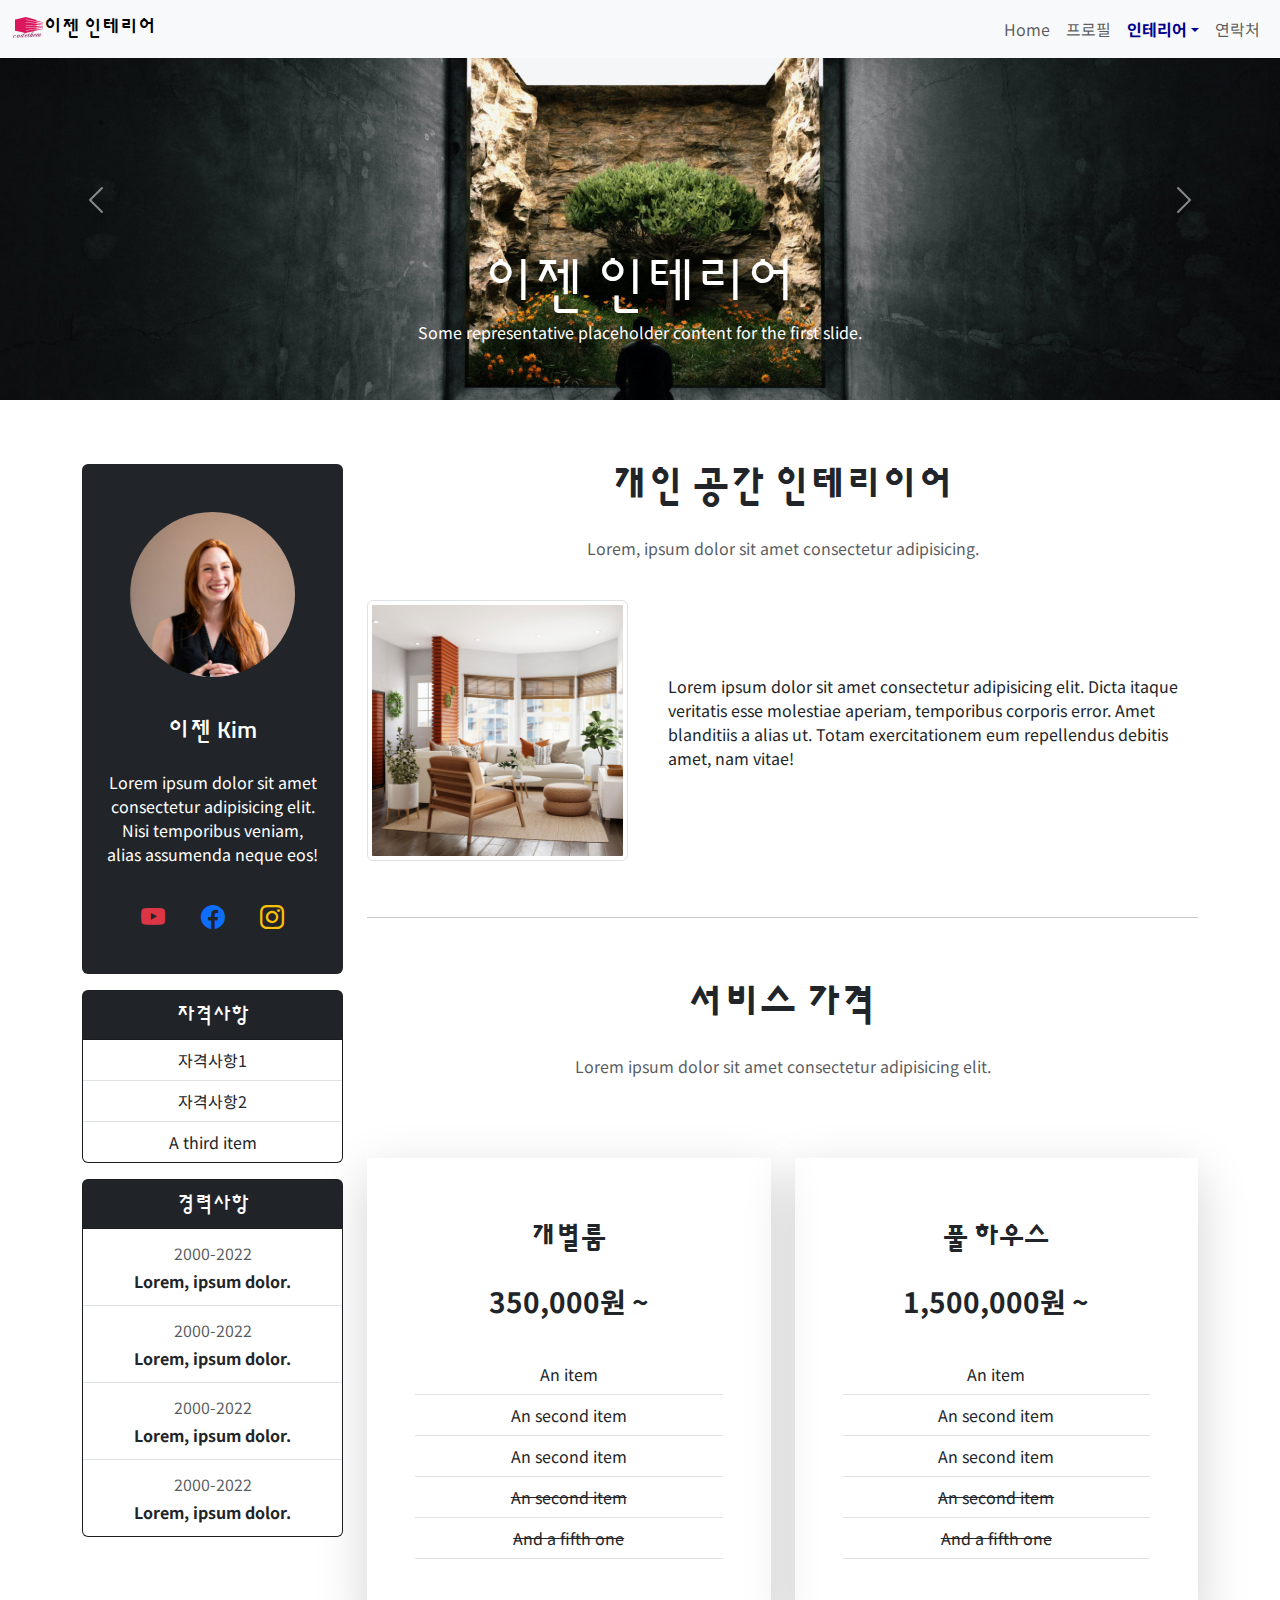
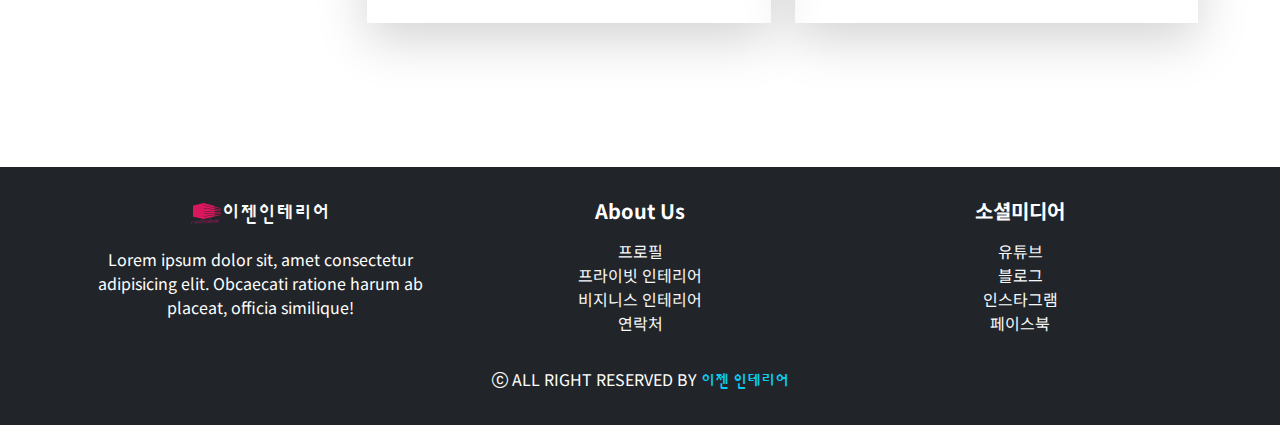
<file: private-interior.html>
<!DOCTYPE html>
<html lang="en">
<head>
    <meta charset="UTF-8">
    <meta name="viewport" content="width=device-width, initial-scale=1.0">
    <title>이젠 인테리어</title>
    <link href="./css/bootstrap.css" rel="stylesheet">
    <link rel="stylesheet" href="https://cdn.jsdelivr.net/npm/bootstrap-icons@1.11.3/font/bootstrap-icons.min.css">
    <link href="./css/style.css" rel="stylesheet">
</head>
<body data-bs-spy="scroll" data-bs-target="#nav-menu">
    <!-- 네비게이션바 시작 -->
    <nav class="navbar navbar-expand-md  fixed-top bg-light ">
        <div class="container-fluid">
          <a class="logo-font navbar-brand" href="index.html"><img src="./img/logo.png" alt="로고">이젠 인테리어</a>
          <button class="navbar-toggler" type="button" data-bs-toggle="collapse" data-bs-target="#menubar" aria-controls="menubar" aria-expanded="false" aria-label="Toggle navigation">
            <span class="navbar-toggler-icon"></span>
          </button>
          <div class="collapse navbar-collapse" id="menubar">
            <ul class="navbar-nav ms-auto mb-2 mb-md-0">
                <li class="nav-item">
                    <a class="nav-link " aria-current="page"  href="index.html">Home</a>
                </li>
                <li class="nav-item">
                    <a class="nav-link" href="profile.html">프로필</a>
                </li>
                <li class="nav-item dropdown">
                    <a class="nav-link dropdown-toggle active" href="#" role="button" data-bs-toggle="dropdown" aria-expanded="false"> 인테리어</a>
                    <ul class="dropdown-menu">
                        <li><a class="dropdown-item active" href="private-interior.html">개인 공간</a></li>
                        <li><a class="dropdown-item" href="business-interior.html">비지니스 공간</a></li>
                    </ul>
                <li class="nav-item">
                    <a class="nav-link" href="contact.html">연락처</a>
                </li>
            </ul>
          </div>
        </div>
      </nav>
    <!-- 네비게이션바 끝 -->
    <!-- 헤더영역 시작 -->
    <header>
        <div id="headerCarousel" class="carousel slide carousel-fade">
            <div class="carousel-inner">
                <div class="carousel-item active">
                    <img src="./img/header1.jpg" class="d-block w-100" alt="...">
                    <div class="carousel-caption">
                        <h1 class="display-4 d-block mb-0">이젠 인테리어</h1>
                        <p class="d-none d-md-block">Some representative placeholder content for the first slide.</p>
                    </div>
                </div>
                <div class="carousel-item">
                    <img src="./img/header2.jpg" class="d-block w-100" alt="...">
                    <div class="carousel-caption">
                        <h1 class="display-4 d-block mb-0">이젠 인테리어</h1>
                        <p class="d-none d-md-block">Some representative placeholder content for the first slide.</p>
                    </div>
                </div>
                <div class="carousel-item">
                    <img src="./img/header3.jpg" class="d-block w-100" alt="...">
                    <div class="carousel-caption">
                        <h1 class="display-4 d-block mb-0">이젠 인테리어</h1>
                        <p class="d-none d-md-block">Some representative placeholder content for the first slide.</p>
                    </div>
                </div>
                <div class="carousel-item">
                    <img src="./img/header4.jpg" class="d-block w-100" alt="...">
                    <div class="carousel-caption">
                        <h1 class="display-4 d-block mb-0">이젠 인테리어</h1>
                        <p class="d-none d-md-block">Some representative placeholder content for the first slide.</p>
                    </div>
                </div>
                <div class="carousel-item">
                    <img src="./img/header5.jpg" class="d-block w-100" alt="...">
                    <div class="carousel-caption">
                        <h1 class="display-4 d-block mb-0">이젠 인테리어</h1>
                        <p class="d-none d-md-block">Some representative placeholder content for the first slide.</p>
                    </div>
                </div>
                
            <button class="carousel-control-prev" type="button" data-bs-target="#headerCarousel" data-bs-slide="prev">
              <span class="carousel-control-prev-icon" aria-hidden="true"></span>
              <span class="visually-hidden">Previous</span>
            </button>
            <button class="carousel-control-next" type="button" data-bs-target="#headerCarousel" data-bs-slide="next">
              <span class="carousel-control-next-icon" aria-hidden="true"></span>
              <span class="visually-hidden">Next</span>
            </button>
        </div>
    </header>

    <!-- 헤더영역 끝 -->


    <!-- 메인섹션 시작 -->
    <div class="container my-5">  
        <div class="row ">
            <!-- 프로필 바 섹션  -->
            <section class="col-md-5 col-lg-3 order-2 order-md-1">
                <div class="bg-dark text-white text-center my-3 p-4 rounded">
                    <img src="./img/main-profile.jpg" alt="프로필 사진" class="rounded-circle img-fluid p-4">
                    <H2 class="fs-4 py-3 ">이젠 Kim</H2>
                    <p>Lorem ipsum dolor sit amet consectetur adipisicing elit. Nisi temporibus veniam, alias assumenda neque eos!</p>
                    <div class="d-flex m-auto justify-content-evenly fs-4 py-3">
                        <a href="#" class="link-danger"><i class="bi bi-youtube"></i></a>
                        <a href="#"><i class="bi bi-facebook"></i></a>
                        <a href="#" class="link-warning"><i class="bi bi-instagram"></i></a>
                        
                    </div>
            </div>
            <!-- 자격사항 리스트 시작 -->
            <div class="card bg-dark text-white text-center">
                <div class="card-header">
                    <h3 class="fs-5 m-1">자격사항</h3>
                </div>
                <ul class="list-group list-group-flush">
                    <li class="list-group-item">자격사항1</li>
                    <li class="list-group-item">자격사항2</li>
                    <li class="list-group-item">A third item</li>
                </ul>
            </div>
            <!-- 자격사항 리스트 끝 -->
            
            <!-- 경력사항 리스트 시작 -->
            
            <div class="card bg-dark text-white text-center mt-3">
                <div class="card-header">
                  <h3 class="fs-5 m-1"> 경력사항</h3>
                </div>
                <ul class="list-group list-group-flush">
                    <li class="list-group-item">
                        <p class="text-muted m-1">2000-2022</p>
                        <p class="fw-bold m-1">Lorem, ipsum dolor.</p>
                    </li>
                    <li class="list-group-item">
                        <p class="text-muted m-1">2000-2022</p>
                        <p class="fw-bold m-1">Lorem, ipsum dolor.</p></li>
                    </li>
                    <li class="list-group-item">
                        <p class="text-muted m-1">2000-2022</p>
                        <p class="fw-bold m-1">Lorem, ipsum dolor.</p>
                    </li>
                    <li class="list-group-item">
                        <p class="text-muted m-1">2000-2022</p>
                        <p class="fw-bold m-1">Lorem, ipsum dolor.</p>
                    </li>
                </ul>
            </div>

            <!-- 경력사항 리스트 끝 -->
            </section>

           
            <!-- private시작 -->
            <section class="col-md-7 col-lg-9 order-1 order-md-2">
                <!-- 프라이빗 인테리어 소개 섹션 시작 -->
                <section class= "py-3 text-center">
                    <h2 class="fs-1 fw-bold pb-3"> 개인 공간 인테리이어</h2>
                    <p class="text-muted">Lorem, ipsum dolor sit amet consectetur adipisicing.</p>
                    <div class="row align-items-center">
                        <div class="col-lg-6 col-xl-4 py-4">
                            <img src="./img/private.jpg" alt="개인공간 인테리어" class="img-fluid img-thumbnail">
                        </div>
                        <div class="col-lg-6 col-xl-8 py-3">

                            <p class="ms-lg-3 text-lg-start">Lorem ipsum dolor sit amet consectetur adipisicing elit. Dicta itaque veritatis esse molestiae aperiam, temporibus corporis error. Amet blanditiis a alias ut. Totam exercitationem eum repellendus debitis amet, nam vitae!</p>
                        </div>
                    </div>


                </section>
                <!-- 프라이빗 인테리어 소개 섹션 끝 -->
                <hr>
                <!-- 프라이빗 인테리어 가격섹션 시작 -->
                <section class="text-center">
                    <div class="pt-5 pb-3">
                        <h2 class="fs-1 fw-bold pb-3">서비스 가격</h2>
                        <p class=" text-muted">Lorem ipsum dolor sit amet consectetur adipisicing elit.</p>
                    </div>
                    
                    <div class="row py-5">
                        <div class="col-lg-6 mb-5">
                            <div class="shadow-lg p-5">
                                <h3 class="fw-bold py-3">개별룸</h3>
                                <p class=" fs-3 fw-bold">350,000원 ~</p>
                                <ul class="list-group list-group-flush text-center py-3">
                                    <li class="list-group-item text-decoration-none border-bottom">An item</li>
                                    <li class="list-group-item text-decoration-none border-bottom">An second item</li>
                                    <li class="list-group-item text-decoration-none border-bottom">An second item</li>
                                    <li class="list-group-item text-decoration-line-through border-bottom">An second item</li>
                                    <li class="list-group-item text-decoration-line-through border-bottom">And a fifth one</li>
                                </ul>
                            </div>
                        </div>

                        <div class="col-lg-6 mb-5">
                            <div class="shadow-lg p-5">
                                <h3 class="fw-bold py-3">풀 하우스</h3>
                                <p class=" fs-3 fw-bold">1,500,000원 ~</p>
                                <ul class="list-group list-group-flush text-center py-3">
                                    <li class="list-group-item text-decoration-none border-bottom">An item</li>
                                    <li class="list-group-item text-decoration-none border-bottom">An second item</li>
                                    <li class="list-group-item text-decoration-none border-bottom">An second item</li>
                                    <li class="list-group-item text-decoration-line-through border-bottom">An second item</li>
                                    <li class="list-group-item text-decoration-line-through border-bottom">And a fifth one</li>
                                </ul>
                            </div>
                        </div>
                    </div>
                </section>

                <!-- 프라이빗 인테리어 가격섹션 끝 -->
            </section>
            <!-- private끝 -->
        </div>
    </div>
    <!-- 메인섹션 끝 -->
    <!-- 풋터 영역 시작 -->
    <footer class="bg-dark text-white text-center py-3">
        <div class="container">
            <div class="row">
                <div class="col-md-4">
                    <a href="index.html" class="logo-font link-light text-decoration-none fs-5"><img src="img/logo.png" alt="로고" class="my-3">이젠인테리어</a>
                    <p>Lorem ipsum dolor sit, amet consectetur adipisicing elit. Obcaecati ratione harum ab placeat, officia similique!</p>
                </div>
                <div class="col-md-4">
                    <h5 class="fw-bold my-3">About Us</h5>
                    <ul class="list-unstyled">
                        <li><a href="profile.html" class="link-light text-decoration-none">프로필</a></li>
                        <li><a href="private-interior.heml" class="link-light text-decoration-none">프라이빗 인테리어</a></li>
                        <li><a href="business-interior.html" class="link-light text-decoration-none">비지니스 인테리어</a></li>
                        <li><a href="contact.html" class="link-light text-decoration-none">연락처</a></li>
                    </ul>
                </div>
                <div class="col-md-4">
                    <h5 class="fw-bold my-3">소셜미디어</h5>
                    <ul class="list-unstyled">
                        <li><a href="#" class="link-light text-decoration-none">유튜브</a></li>
                        <li><a href="#" class="link-light text-decoration-none">블로그</a></li>
                        <li><a href="#" class="link-light text-decoration-none">인스타그램</a></li>
                        <li><a href="#" class="link-light text-decoration-none">페이스북</a></li>
                    </ul>
                </div>
            </div>
            <p class="my-3"><i class="bi bi-c-circle"></i> ALL RIGHT RESERVED BY <span class="logo-font text-info">이젠 인테리어</span></p>
        </div>
    </footer>
    






    <!-- <footer class="bg-dark text-white text-center py-4">
        <div class="container">
            <div class="row">
                <div class="col-lg-4 col-md-12">
                    <ul class="list-unstyled"><img src="img/logo.png"><a href="#" class="fs-5 text-white link-underline-light"> 이젠 인테리어</a>
                        <li>
                            <p>Lorem ipsum dolor sit amet consectetur adipisicing elit. Laboriosam obcaecati autem nulla! Enim animi earum temporibus, neque reiciendis placeat quisquam.</p>
                        </li>
                    </ul>
                </div>
                <div class="col-lg-4 col-md-12">
                    <ul class="list-unstyled text-white"><h5>About Us</h5>
                        <li><a href="#" class="text-white link-underline-light">프로필</a></li>
                        <li><a href="#" class="text-white link-underline-light">프라이빗 인테리어</a></li>
                        <li><a href="#" class="text-white link-underline-light">비지니스 인테이어</a></li>
                        <li><a href="#" class="text-white link-underline-light">연락처</a></li>
                    </ul>
                </div>
                <div class="col-lg-4 col-md-12">
                    <ul class="list-unstyled text-white"><h5>소셜 미디어</h5>
                        <li><a href="#" class="text-white link-underline-light">유튜브</a></li>
                        <li><a href="#" class="text-white link-underline-light">블로그</a></li>
                        <li><a href="#" class="text-white link-underline-light">인스타그램</a></li>
                        <li><a href="#" class="text-white link-underline-light">페이스북</a></li>
                    </ul>

                </div>
            </div>
                
            <div>
                <p>ALL RIGHT RESERVED BY <a href="#">이젠 인테리어</a></p>
            </div>

        </div>
    </footer> -->
    <!-- 풋터 영역 끝 -->

    <script src="./js/bootstrap.bundle.js"></script>
</body>
</html>
</file>
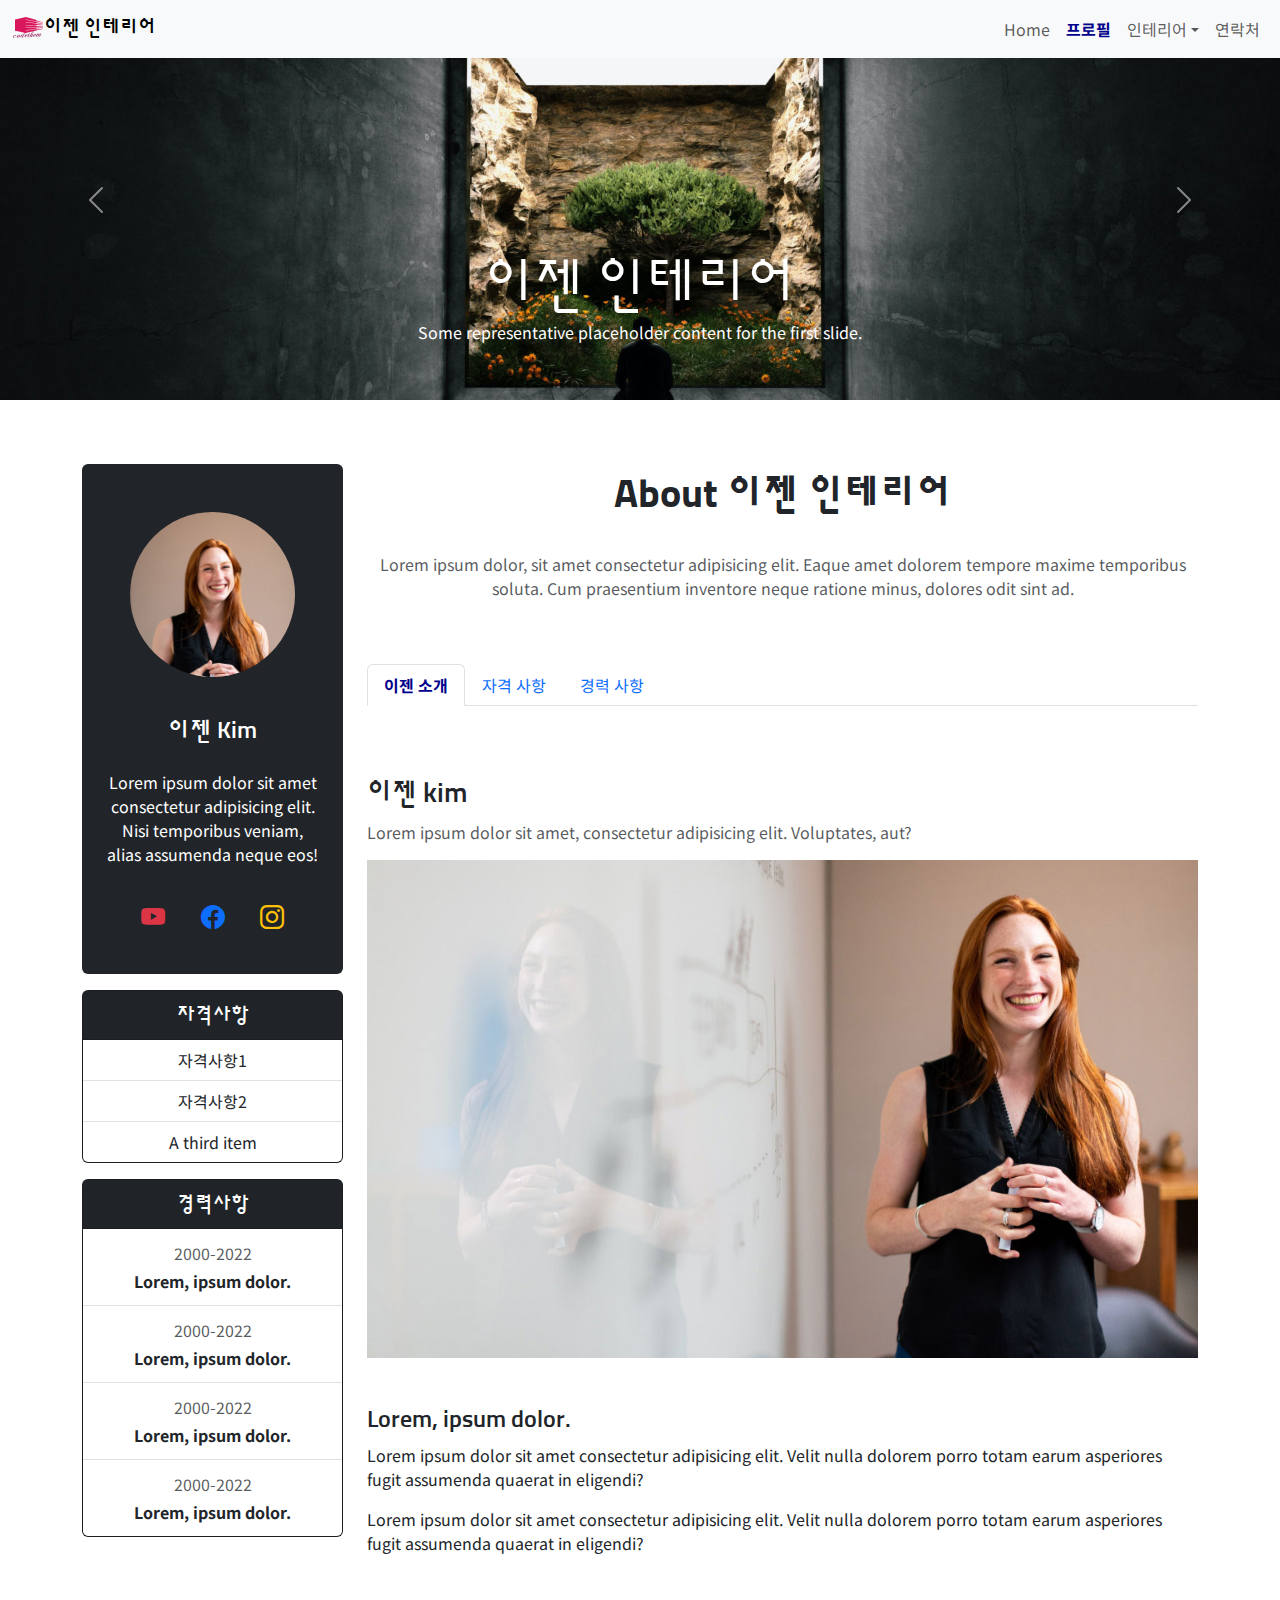
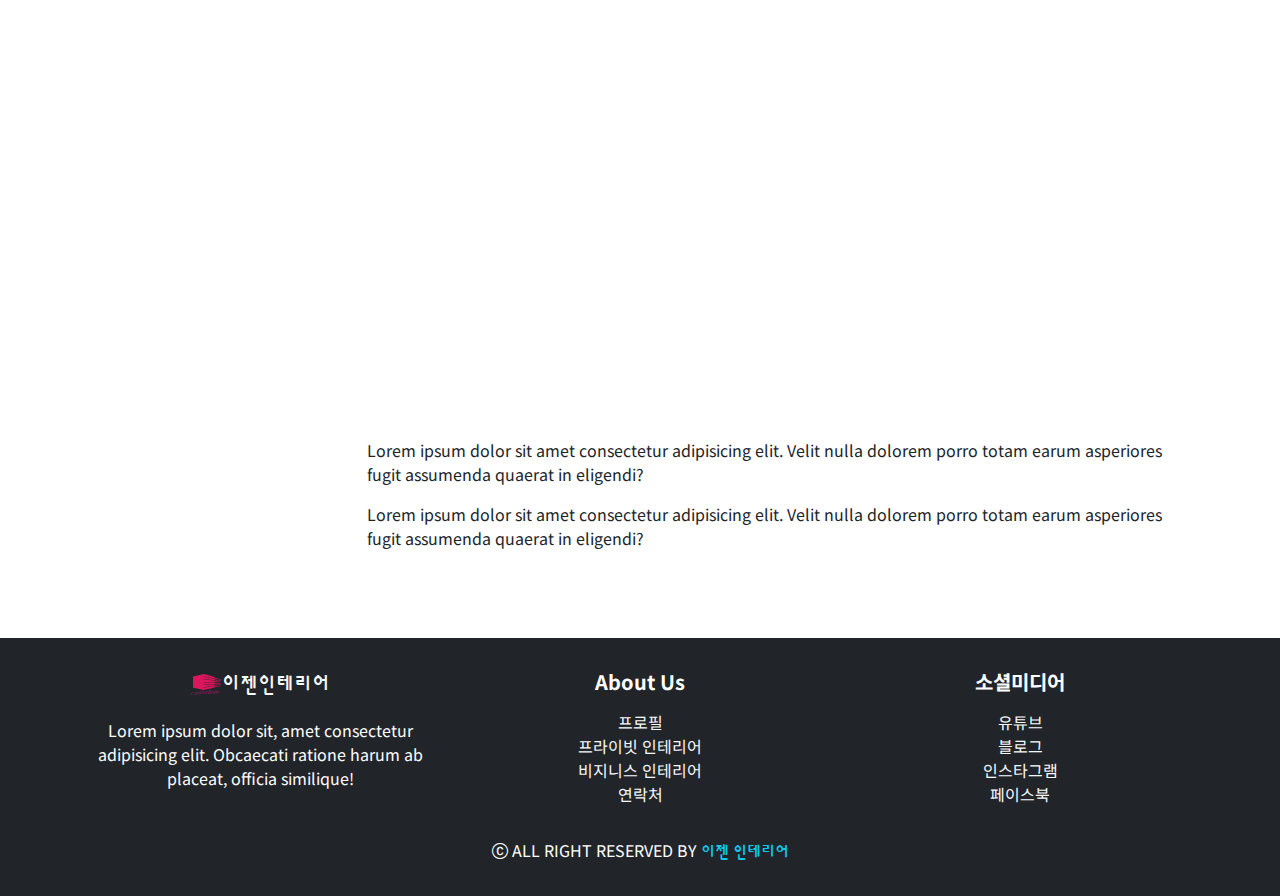
<file: profile.html>
<!DOCTYPE html>
<html lang="en">
<head>
    <meta charset="UTF-8">
    <meta name="viewport" content="width=device-width, initial-scale=1.0">
    <title>이젠 인테리어</title>
    <link href="./css/bootstrap.css" rel="stylesheet">
    <link rel="stylesheet" href="https://cdn.jsdelivr.net/npm/bootstrap-icons@1.11.3/font/bootstrap-icons.min.css">
    <link href="./css/style.css" rel="stylesheet">
</head>
<body data-bs-spy="scroll" data-bs-target="#nav-menu">
    <!-- 네비게이션바 시작 -->
    <nav class="navbar navbar-expand-md  fixed-top bg-light ">
        <div class="container-fluid">
          <a class="logo-font navbar-brand" href="index.html"><img src="./img/logo.png" alt="로고">이젠 인테리어</a>
          <button class="navbar-toggler" type="button" data-bs-toggle="collapse" data-bs-target="#menubar" aria-controls="menubar" aria-expanded="false" aria-label="Toggle navigation">
            <span class="navbar-toggler-icon"></span>
          </button>
          <div class="collapse navbar-collapse" id="menubar">
            <ul class="navbar-nav ms-auto mb-2 mb-md-0">
                <li class="nav-item">
                    <a class="nav-link" aria-current="page"  href="index.html">Home</a>
                </li>
                <li class="nav-item">
                    <a class="nav-link active" href="profile.html">프로필</a>
                </li>
                <li class="nav-item dropdown">
                    <a class="nav-link dropdown-toggle" href="#" role="button" data-bs-toggle="dropdown" aria-expanded="false"> 인테리어</a>
                    <ul class="dropdown-menu">
                        <li><a class="dropdown-item" href="private-interior.html">개인 공간</a></li>
                        <li><a class="dropdown-item" href="business-interior.html">비지니스 공간</a></li>
                    </ul>
                <li class="nav-item">
                    <a class="nav-link" href="contact.html">연락처</a>
                </li>
            </ul>
          </div>
        </div>
      </nav>
    <!-- 네비게이션바 끝 -->
    <!-- 헤더영역 시작 -->
    <header>
        <div id="headerCarousel" class="carousel slide carousel-fade">
            <div class="carousel-inner">
                <div class="carousel-item active">
                    <img src="./img/header1.jpg" class="d-block w-100" alt="...">
                    <div class="carousel-caption">
                        <h1 class="display-4 d-block mb-0">이젠 인테리어</h1>
                        <p class="d-none d-md-block">Some representative placeholder content for the first slide.</p>
                    </div>
                </div>
                <div class="carousel-item">
                    <img src="./img/header2.jpg" class="d-block w-100" alt="...">
                    <div class="carousel-caption">
                        <h1 class="display-4 d-block mb-0">이젠 인테리어</h1>
                        <p class="d-none d-md-block">Some representative placeholder content for the first slide.</p>
                    </div>
                </div>
                <div class="carousel-item">
                    <img src="./img/header3.jpg" class="d-block w-100" alt="...">
                    <div class="carousel-caption">
                        <h1 class="display-4 d-block mb-0">이젠 인테리어</h1>
                        <p class="d-none d-md-block">Some representative placeholder content for the first slide.</p>
                    </div>
                </div>
                <div class="carousel-item">
                    <img src="./img/header4.jpg" class="d-block w-100" alt="...">
                    <div class="carousel-caption">
                        <h1 class="display-4 d-block mb-0">이젠 인테리어</h1>
                        <p class="d-none d-md-block">Some representative placeholder content for the first slide.</p>
                    </div>
                </div>
                <div class="carousel-item">
                    <img src="./img/header5.jpg" class="d-block w-100" alt="...">
                    <div class="carousel-caption">
                        <h1 class="display-4 d-block mb-0">이젠 인테리어</h1>
                        <p class="d-none d-md-block">Some representative placeholder content for the first slide.</p>
                    </div>
                </div>
                
            <button class="carousel-control-prev" type="button" data-bs-target="#headerCarousel" data-bs-slide="prev">
              <span class="carousel-control-prev-icon" aria-hidden="true"></span>
              <span class="visually-hidden">Previous</span>
            </button>
            <button class="carousel-control-next" type="button" data-bs-target="#headerCarousel" data-bs-slide="next">
              <span class="carousel-control-next-icon" aria-hidden="true"></span>
              <span class="visually-hidden">Next</span>
            </button>
        </div>
    </header>

    <!-- 헤더영역 끝 -->


    <!-- 메인섹션 시작 -->
    <div class="container my-5">
        <div class="row ">
            <!-- 프로필 바 섹션  -->
            <section class="col-md-5 col-lg-3 ">
                <div class="bg-dark text-white text-center my-3 p-4 rounded">
                    <img src="./img/main-profile.jpg" alt="프로필 사진" class="rounded-circle img-fluid p-4">
                    <H2 class="fs-4 py-3 ">이젠 Kim</H2>
                    <p>Lorem ipsum dolor sit amet consectetur adipisicing elit. Nisi temporibus veniam, alias assumenda neque eos!</p>
                    <div class="d-flex m-auto justify-content-evenly fs-4 py-3">
                        <a href="#" class="link-danger"><i class="bi bi-youtube"></i></a>
                        <a href="#"><i class="bi bi-facebook"></i></a>
                        <a href="#" class="link-warning"><i class="bi bi-instagram"></i></a>
                        
                    </div>
            </div>
            <!-- 자격사항 리스트 시작 -->
            <div class="card bg-dark text-white text-center">
                <div class="card-header">
                    <h3 class="fs-5 m-1">자격사항</h3>
                </div>
                <ul class="list-group list-group-flush">
                    <li class="list-group-item">자격사항1</li>
                    <li class="list-group-item">자격사항2</li>
                    <li class="list-group-item">A third item</li>
                </ul>
            </div>
            <!-- 자격사항 리스트 끝 -->
            
            <!-- 경력사항 리스트 시작 -->
            
            <div class="card bg-dark text-white text-center mt-3">
                <div class="card-header">
                  <h3 class="fs-5 m-1"> 경력사항</h3>
                </div>
                <ul class="list-group list-group-flush">
                    <li class="list-group-item">
                        <p class="text-muted m-1">2000-2022</p>
                        <p class="fw-bold m-1">Lorem, ipsum dolor.</p>
                    </li>
                    <li class="list-group-item">
                        <p class="text-muted m-1">2000-2022</p>
                        <p class="fw-bold m-1">Lorem, ipsum dolor.</p></li>
                    </li>
                    <li class="list-group-item">
                        <p class="text-muted m-1">2000-2022</p>
                        <p class="fw-bold m-1">Lorem, ipsum dolor.</p>
                    </li>
                    <li class="list-group-item">
                        <p class="text-muted m-1">2000-2022</p>
                        <p class="fw-bold m-1">Lorem, ipsum dolor.</p>
                    </li>
                </ul>
            </div>

            <!-- 경력사항 리스트 끝 -->
            </section>

            
            <!-- 프로필 섹션 시작 -->
            <section class="col-md-7 col-lg-9">
                <div class="text-center pb-5">
                    <h2 class="fs-1 fw-bold py-4">About 이젠 인테리어</h2>
                    <p class="text-muted">Lorem ipsum dolor, sit amet consectetur adipisicing elit. Eaque amet dolorem tempore maxime temporibus soluta. Cum praesentium inventore neque ratione minus, dolores odit sint ad.</p>
                </div>
                <!-- 탭 시작 -->
                
                <div class="nav nav-tabs" id="nav-tab" role="tablist">
                    <button class="nav-link active" id="aboutme-tab" data-bs-toggle="tab" data-bs-target="#aboutme" type="button" role="tab" aria-controls="aboutme" aria-selected="true">이젠 소개</button>
                    <button class="nav-link" id="certificate-tab" data-bs-toggle="tab" data-bs-target="#certificate" type="button" role="tab" aria-controls="certificate" aria-selected="false">자격 사항</button>
                    <button class="nav-link" id="experiences-tab" data-bs-toggle="tab" data-bs-target="#experiences" type="button" role="tab" aria-controls="experiences" aria-selected="false">경력 사항</button>
                </div>
        
                <div class="tab-content py-4" id="nav-tabContent">
                    <div class="tab-pane fade show active" id="aboutme" role="tabpanel" aria-labelledby="aboutme-tab" tabindex="0">
                        <H3 class="mt-5">이젠 kim</H3>
                        <p class="text-muted">Lorem ipsum dolor sit amet, consectetur adipisicing elit. Voluptates, aut?</p>
                        <img src="./img/profile-tab1.jpg" class="img-fluid">

                        <h4 class="mt-5">Lorem, ipsum dolor.</h4>
                        <p >Lorem ipsum dolor sit amet consectetur adipisicing elit. Velit nulla dolorem porro totam earum asperiores fugit assumenda quaerat in eligendi?</p>

                        <p >Lorem ipsum dolor sit amet consectetur adipisicing elit. Velit nulla dolorem porro totam earum asperiores fugit assumenda quaerat in eligendi?</p>
                        <div class="ratio ratio-16x9">
                            <iframe class="iframe-fluid" src="https://www.youtube.com/embed/MPo1o0wmWBA?si=aCzK6t5ymvMK9NGw" title="YouTube video player" frameborder="0" allow="accelerometer; autoplay; clipboard-write; encrypted-media; gyroscope; picture-in-picture; web-share" referrerpolicy="strict-origin-when-cross-origin" allowfullscreen></iframe>
                        </div>
                        <p >Lorem ipsum dolor sit amet consectetur adipisicing elit. Velit nulla dolorem porro totam earum asperiores fugit assumenda quaerat in eligendi?</p>

                        <p >Lorem ipsum dolor sit amet consectetur adipisicing elit. Velit nulla dolorem porro totam earum asperiores fugit assumenda quaerat in eligendi?</p>
                    </div>
                    <div class="tab-pane fade" id="certificate" role="tabpanel" aria-labelledby="certificate-tab" tabindex="0">
                        
                        <div class="m-5">
                            <div class="d-flex align-items-center py-3">
                                <img src="./img/certificate1.jpg" class="rounded-5">
                                <div class="ms-3">
                                    <h3 class="fw-bold">어워드 1</h3>
                                    <p class="text-muted">Lorem ipsum dolor sit amet.</p>
                                </div>
                            </div>
                            <p>Lorem ipsum dolor sit amet consectetur adipisicing elit. Obcaecati dolorem autem praesentium! Eius quis eveniet totam ratione modi sunt deserunt optio, quasi ullam suscipit numquam?</p>
                        </div>

                        <div class="m-5">
                            <div class="d-flex align-items-center py-3">
                                <img src="./img/certificate2.jpg" class="rounded-5">
                                <div class="ms-3">
                                    <h3 class="fw-bold">어워드 2</h3>
                                    <p class="text-muted">Lorem ipsum dolor sit amet.</p>
                                </div>
                            </div>
                            <p>Lorem ipsum dolor sit amet consectetur adipisicing elit. Obcaecati dolorem autem praesentium! Eius quis eveniet totam ratione modi sunt deserunt optio, quasi ullam suscipit numquam?</p>
                        </div>

                        <div class="m-5">
                            <div class="d-flex align-items-center py-3">
                                <img src="./img/certificate3.jpg" class="rounded-5">
                                <div class="ms-3">
                                    <h3 class="fw-bold">어워드 3</h3>
                                    <p class="text-muted">Lorem ipsum dolor sit amet.</p>
                                </div>
                            </div>
                            <p>Lorem ipsum dolor sit amet consectetur adipisicing elit. Obcaecati dolorem autem praesentium! Eius quis eveniet totam ratione modi sunt deserunt optio, quasi ullam suscipit numquam?</p>
                        </div>

                        <div class="m-5">
                            <div class="d-flex align-items-center py-3">
                                <img src="./img/certificate4.jpg" class="rounded-5">
                                <div class="ms-3">
                                    <h3 class="fw-bold">어워드 4</h3>
                                    <p class="text-muted">Lorem ipsum dolor sit amet.</p>
                                </div>
                            </div>
                            <p>Lorem ipsum dolor sit amet consectetur adipisicing elit. Obcaecati dolorem autem praesentium! Eius quis eveniet totam ratione modi sunt deserunt optio, quasi ullam suscipit numquam?</p>
                        </div>
                        <!-- <div>
                            <div class="d-flex align-items-center py-3">
                                <img src="./img/certificate4.jpg" class="rounded-5">
                                <div>
                                    <h3>어워드 4</h3>
                                    <p>Lorem ipsum dolor sit amet.</p>
                                </div>
                            </div>
                            <p>Lorem ipsum dolor sit amet consectetur adipisicing elit. Obcaecati dolorem autem praesentium! Eius quis eveniet totam ratione modi sunt deserunt optio, quasi ullam suscipit numquam?</p>
                        </div> -->
                        
                    </div>
                    <div class="tab-pane fade" id="experiences" role="tabpanel" aria-labelledby="experiences-tab" tabindex="0">
                        <div class="m-5 border-bottom">
                            <h3> 이젠 인테리어</h3>
                            <p class=" text-muted">2010 ~ 2022</p>
                            <p>Lorem ipsum dolor sit amet consectetur adipisicing elit. Ullam non aliquam adipisci recusandae dolorem, minima quaerat itaque quae eum reprehenderit.</p>

                        </div>

                        <div class="m-5 border-bottom">
                            <h3> 인테리어 X</h3>
                            <p class=" text-muted">2010 ~ 2022</p>
                            <p>Lorem ipsum dolor sit amet consectetur adipisicing elit. Ullam non aliquam adipisci recusandae dolorem, minima quaerat itaque quae eum reprehenderit.</p>

                        </div>

                        <div class="m-5 border-bottom">
                            <h3> 인테리어 A</h3>
                            <p class=" text-muted">2010 ~ 2022</p>
                            <p>Lorem ipsum dolor sit amet consectetur adipisicing elit. Ullam non aliquam adipisci recusandae dolorem, minima quaerat itaque quae eum reprehenderit.</p>

                        </div>

                    </div>
                </div>
                <!-- 탭 끝 -->
            </section>
            <!-- 프로필섹션 끝 -->
        </div>
    </div>
    <!-- 메인섹션 끝 -->
    <!-- 풋터 영역 시작 -->
    <footer class="bg-dark text-white text-center py-3">
        <div class="container">
            <div class="row">
                <div class="col-md-4">
                    <a href="index.html" class="logo-font link-light text-decoration-none fs-5"><img src="img/logo.png" alt="로고" class="my-3">이젠인테리어</a>
                    <p>Lorem ipsum dolor sit, amet consectetur adipisicing elit. Obcaecati ratione harum ab placeat, officia similique!</p>
                </div>
                <div class="col-md-4">
                    <h5 class="fw-bold my-3">About Us</h5>
                    <ul class="list-unstyled">
                        <li><a href="profile.html" class="link-light text-decoration-none">프로필</a></li>
                        <li><a href="private-interior.heml" class="link-light text-decoration-none">프라이빗 인테리어</a></li>
                        <li><a href="business-interior.html" class="link-light text-decoration-none">비지니스 인테리어</a></li>
                        <li><a href="contact.html" class="link-light text-decoration-none">연락처</a></li>
                    </ul>
                </div>
                <div class="col-md-4">
                    <h5 class="fw-bold my-3">소셜미디어</h5>
                    <ul class="list-unstyled">
                        <li><a href="#" class="link-light text-decoration-none">유튜브</a></li>
                        <li><a href="#" class="link-light text-decoration-none">블로그</a></li>
                        <li><a href="#" class="link-light text-decoration-none">인스타그램</a></li>
                        <li><a href="#" class="link-light text-decoration-none">페이스북</a></li>
                    </ul>
                </div>
            </div>
            <p class="my-3"><i class="bi bi-c-circle"></i> ALL RIGHT RESERVED BY <span class="logo-font text-info">이젠 인테리어</span></p>
        </div>
    </footer>
    






    <!-- <footer class="bg-dark text-white text-center py-4">
        <div class="container">
            <div class="row">
                <div class="col-lg-4 col-md-12">
                    <ul class="list-unstyled"><img src="img/logo.png"><a href="#" class="fs-5 text-white link-underline-light"> 이젠 인테리어</a>
                        <li>
                            <p>Lorem ipsum dolor sit amet consectetur adipisicing elit. Laboriosam obcaecati autem nulla! Enim animi earum temporibus, neque reiciendis placeat quisquam.</p>
                        </li>
                    </ul>
                </div>
                <div class="col-lg-4 col-md-12">
                    <ul class="list-unstyled text-white"><h5>About Us</h5>
                        <li><a href="#" class="text-white link-underline-light">프로필</a></li>
                        <li><a href="#" class="text-white link-underline-light">프라이빗 인테리어</a></li>
                        <li><a href="#" class="text-white link-underline-light">비지니스 인테이어</a></li>
                        <li><a href="#" class="text-white link-underline-light">연락처</a></li>
                    </ul>
                </div>
                <div class="col-lg-4 col-md-12">
                    <ul class="list-unstyled text-white"><h5>소셜 미디어</h5>
                        <li><a href="#" class="text-white link-underline-light">유튜브</a></li>
                        <li><a href="#" class="text-white link-underline-light">블로그</a></li>
                        <li><a href="#" class="text-white link-underline-light">인스타그램</a></li>
                        <li><a href="#" class="text-white link-underline-light">페이스북</a></li>
                    </ul>

                </div>
            </div>
                
            <div>
                <p>ALL RIGHT RESERVED BY <a href="#">이젠 인테리어</a></p>
            </div>

        </div>
    </footer> -->
    <!-- 풋터 영역 끝 -->

    <script src="./js/bootstrap.bundle.js"></script>
</body>
</html>
</file>
<file: css/style.css>
@import url('https://fonts.googleapis.com/css2?family=Noto+Sans+KR:wght@400;700&family=Sunflower:wght@500;700&display=swap');

body {
    font-family: "Noto Sans KR", sans-serif;
}

h1, h2, h3, h4, .logo-font {
    font-family: "Sunflower", sans-serif;
}

.banner {
    background-image: url(../img/card-banner.jpg);
    background-attachment: fixed;
    background-size: cover;
}

/* 네비게이션 영역 */
.nav-link.active,
.nav-link:hover {
    color : darkblue !important;
    font-weight: bold;
}

/* contact.html Contact 섹션 */
.contact-bg {
    background-image: linear-gradient( to top , rgba(0, 0, 0, 0.5), rgba(0, 0, 0, 0.2) ), url(../img/contact-bg.jpg);
    background-size: cover;
    background-position: center;
    background-attachment: fixed;
}
</file>
